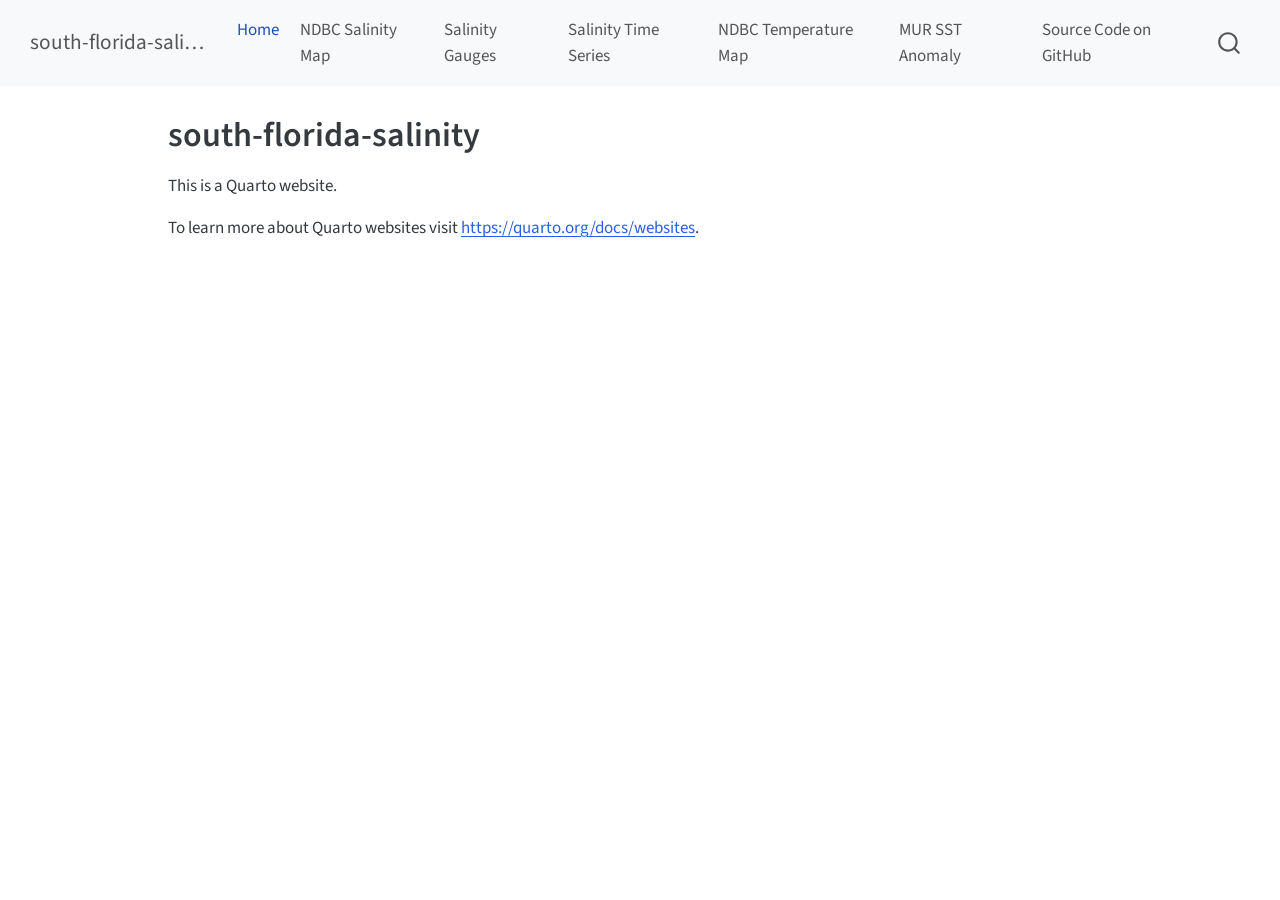
<file: index.html>
<!DOCTYPE html>
<html xmlns="http://www.w3.org/1999/xhtml" lang="en" xml:lang="en"><head>

<meta charset="utf-8">
<meta name="generator" content="quarto-1.8.27">

<meta name="viewport" content="width=device-width, initial-scale=1.0, user-scalable=yes">


<title>south-florida-salinity</title>
<style>
code{white-space: pre-wrap;}
span.smallcaps{font-variant: small-caps;}
div.columns{display: flex; gap: min(4vw, 1.5em);}
div.column{flex: auto; overflow-x: auto;}
div.hanging-indent{margin-left: 1.5em; text-indent: -1.5em;}
ul.task-list{list-style: none;}
ul.task-list li input[type="checkbox"] {
  width: 0.8em;
  margin: 0 0.8em 0.2em -1em; /* quarto-specific, see https://github.com/quarto-dev/quarto-cli/issues/4556 */ 
  vertical-align: middle;
}
</style>


<script src="site_libs/quarto-nav/quarto-nav.js"></script>
<script src="site_libs/quarto-nav/headroom.min.js"></script>
<script src="site_libs/clipboard/clipboard.min.js"></script>
<script src="site_libs/quarto-search/autocomplete.umd.js"></script>
<script src="site_libs/quarto-search/fuse.min.js"></script>
<script src="site_libs/quarto-search/quarto-search.js"></script>
<meta name="quarto:offset" content="./">
<script src="site_libs/quarto-html/quarto.js" type="module"></script>
<script src="site_libs/quarto-html/tabsets/tabsets.js" type="module"></script>
<script src="site_libs/quarto-html/axe/axe-check.js" type="module"></script>
<script src="site_libs/quarto-html/popper.min.js"></script>
<script src="site_libs/quarto-html/tippy.umd.min.js"></script>
<script src="site_libs/quarto-html/anchor.min.js"></script>
<link href="site_libs/quarto-html/tippy.css" rel="stylesheet">
<link href="site_libs/quarto-html/quarto-syntax-highlighting-ed96de9b727972fe78a7b5d16c58bf87.css" rel="stylesheet" id="quarto-text-highlighting-styles">
<script src="site_libs/bootstrap/bootstrap.min.js"></script>
<link href="site_libs/bootstrap/bootstrap-icons.css" rel="stylesheet">
<link href="site_libs/bootstrap/bootstrap-fed2927b5d71da76dad1d9df0395c5a2.min.css" rel="stylesheet" append-hash="true" id="quarto-bootstrap" data-mode="light">
<script id="quarto-search-options" type="application/json">{
  "location": "navbar",
  "copy-button": false,
  "collapse-after": 3,
  "panel-placement": "end",
  "type": "overlay",
  "limit": 50,
  "keyboard-shortcut": [
    "f",
    "/",
    "s"
  ],
  "show-item-context": false,
  "language": {
    "search-no-results-text": "No results",
    "search-matching-documents-text": "matching documents",
    "search-copy-link-title": "Copy link to search",
    "search-hide-matches-text": "Hide additional matches",
    "search-more-match-text": "more match in this document",
    "search-more-matches-text": "more matches in this document",
    "search-clear-button-title": "Clear",
    "search-text-placeholder": "",
    "search-detached-cancel-button-title": "Cancel",
    "search-submit-button-title": "Submit",
    "search-label": "Search"
  }
}</script>


<link rel="stylesheet" href="styles.css">
</head>

<body class="nav-fixed quarto-light">

<div id="quarto-search-results"></div>
  <header id="quarto-header" class="headroom fixed-top">
    <nav class="navbar navbar-expand-lg " data-bs-theme="dark">
      <div class="navbar-container container-fluid">
      <div class="navbar-brand-container mx-auto">
    <a class="navbar-brand" href="./index.html">
    <span class="navbar-title">south-florida-salinity</span>
    </a>
  </div>
            <div id="quarto-search" class="" title="Search"></div>
          <button class="navbar-toggler" type="button" data-bs-toggle="collapse" data-bs-target="#navbarCollapse" aria-controls="navbarCollapse" role="menu" aria-expanded="false" aria-label="Toggle navigation" onclick="if (window.quartoToggleHeadroom) { window.quartoToggleHeadroom(); }">
  <span class="navbar-toggler-icon"></span>
</button>
          <div class="collapse navbar-collapse" id="navbarCollapse">
            <ul class="navbar-nav navbar-nav-scroll me-auto">
  <li class="nav-item">
    <a class="nav-link active" href="./index.html" aria-current="page"> 
<span class="menu-text">Home</span></a>
  </li>  
  <li class="nav-item">
    <a class="nav-link" href="./ndbc_salinity_map.html"> 
<span class="menu-text">NDBC Salinity Map</span></a>
  </li>  
  <li class="nav-item">
    <a class="nav-link" href="./ndbc_salinity_gauges.html"> 
<span class="menu-text">Salinity Gauges</span></a>
  </li>  
  <li class="nav-item">
    <a class="nav-link" href="./ndbc_salinity_timeseries.html"> 
<span class="menu-text">Salinity Time Series</span></a>
  </li>  
  <li class="nav-item">
    <a class="nav-link" href="./ndbc_temperature_map.html"> 
<span class="menu-text">NDBC Temperature Map</span></a>
  </li>  
  <li class="nav-item">
    <a class="nav-link" href="./mur_sst_anomaly_florida_keys.html"> 
<span class="menu-text">MUR SST Anomaly</span></a>
  </li>  
  <li class="nav-item">
    <a class="nav-link" href="https://github.com/usf-imars/south-florida-salinity"> 
<span class="menu-text">Source Code on GitHub</span></a>
  </li>  
</ul>
          </div> <!-- /navcollapse -->
            <div class="quarto-navbar-tools">
</div>
      </div> <!-- /container-fluid -->
    </nav>
</header>
<!-- content -->
<div id="quarto-content" class="quarto-container page-columns page-rows-contents page-layout-article page-navbar">
<!-- sidebar -->
<!-- margin-sidebar -->
    <div id="quarto-margin-sidebar" class="sidebar margin-sidebar zindex-bottom">
        
    </div>
<!-- main -->
<main class="content" id="quarto-document-content">

<header id="title-block-header" class="quarto-title-block default">
<div class="quarto-title">
<h1 class="title">south-florida-salinity</h1>
</div>



<div class="quarto-title-meta">

    
  
    
  </div>
  


</header>


<p>This is a Quarto website.</p>
<p>To learn more about Quarto websites visit <a href="https://quarto.org/docs/websites" class="uri">https://quarto.org/docs/websites</a>.</p>



</main> <!-- /main -->
<script id="quarto-html-after-body" type="application/javascript">
  window.document.addEventListener("DOMContentLoaded", function (event) {
    const icon = "";
    const anchorJS = new window.AnchorJS();
    anchorJS.options = {
      placement: 'right',
      icon: icon
    };
    anchorJS.add('.anchored');
    const isCodeAnnotation = (el) => {
      for (const clz of el.classList) {
        if (clz.startsWith('code-annotation-')) {                     
          return true;
        }
      }
      return false;
    }
    const onCopySuccess = function(e) {
      // button target
      const button = e.trigger;
      // don't keep focus
      button.blur();
      // flash "checked"
      button.classList.add('code-copy-button-checked');
      var currentTitle = button.getAttribute("title");
      button.setAttribute("title", "Copied!");
      let tooltip;
      if (window.bootstrap) {
        button.setAttribute("data-bs-toggle", "tooltip");
        button.setAttribute("data-bs-placement", "left");
        button.setAttribute("data-bs-title", "Copied!");
        tooltip = new bootstrap.Tooltip(button, 
          { trigger: "manual", 
            customClass: "code-copy-button-tooltip",
            offset: [0, -8]});
        tooltip.show();    
      }
      setTimeout(function() {
        if (tooltip) {
          tooltip.hide();
          button.removeAttribute("data-bs-title");
          button.removeAttribute("data-bs-toggle");
          button.removeAttribute("data-bs-placement");
        }
        button.setAttribute("title", currentTitle);
        button.classList.remove('code-copy-button-checked');
      }, 1000);
      // clear code selection
      e.clearSelection();
    }
    const getTextToCopy = function(trigger) {
      const outerScaffold = trigger.parentElement.cloneNode(true);
      const codeEl = outerScaffold.querySelector('code');
      for (const childEl of codeEl.children) {
        if (isCodeAnnotation(childEl)) {
          childEl.remove();
        }
      }
      return codeEl.innerText;
    }
    const clipboard = new window.ClipboardJS('.code-copy-button:not([data-in-quarto-modal])', {
      text: getTextToCopy
    });
    clipboard.on('success', onCopySuccess);
    if (window.document.getElementById('quarto-embedded-source-code-modal')) {
      const clipboardModal = new window.ClipboardJS('.code-copy-button[data-in-quarto-modal]', {
        text: getTextToCopy,
        container: window.document.getElementById('quarto-embedded-source-code-modal')
      });
      clipboardModal.on('success', onCopySuccess);
    }
      var localhostRegex = new RegExp(/^(?:http|https):\/\/localhost\:?[0-9]*\//);
      var mailtoRegex = new RegExp(/^mailto:/);
        var filterRegex = new RegExp("https:\/\/USF-IMARS\.github\.io\/south-florida-salinity\/");
      var isInternal = (href) => {
          return filterRegex.test(href) || localhostRegex.test(href) || mailtoRegex.test(href);
      }
      // Inspect non-navigation links and adorn them if external
     var links = window.document.querySelectorAll('a[href]:not(.nav-link):not(.navbar-brand):not(.toc-action):not(.sidebar-link):not(.sidebar-item-toggle):not(.pagination-link):not(.no-external):not([aria-hidden]):not(.dropdown-item):not(.quarto-navigation-tool):not(.about-link)');
      for (var i=0; i<links.length; i++) {
        const link = links[i];
        if (!isInternal(link.href)) {
          // undo the damage that might have been done by quarto-nav.js in the case of
          // links that we want to consider external
          if (link.dataset.originalHref !== undefined) {
            link.href = link.dataset.originalHref;
          }
        }
      }
    function tippyHover(el, contentFn, onTriggerFn, onUntriggerFn) {
      const config = {
        allowHTML: true,
        maxWidth: 500,
        delay: 100,
        arrow: false,
        appendTo: function(el) {
            return el.parentElement;
        },
        interactive: true,
        interactiveBorder: 10,
        theme: 'quarto',
        placement: 'bottom-start',
      };
      if (contentFn) {
        config.content = contentFn;
      }
      if (onTriggerFn) {
        config.onTrigger = onTriggerFn;
      }
      if (onUntriggerFn) {
        config.onUntrigger = onUntriggerFn;
      }
      window.tippy(el, config); 
    }
    const noterefs = window.document.querySelectorAll('a[role="doc-noteref"]');
    for (var i=0; i<noterefs.length; i++) {
      const ref = noterefs[i];
      tippyHover(ref, function() {
        // use id or data attribute instead here
        let href = ref.getAttribute('data-footnote-href') || ref.getAttribute('href');
        try { href = new URL(href).hash; } catch {}
        const id = href.replace(/^#\/?/, "");
        const note = window.document.getElementById(id);
        if (note) {
          return note.innerHTML;
        } else {
          return "";
        }
      });
    }
    const xrefs = window.document.querySelectorAll('a.quarto-xref');
    const processXRef = (id, note) => {
      // Strip column container classes
      const stripColumnClz = (el) => {
        el.classList.remove("page-full", "page-columns");
        if (el.children) {
          for (const child of el.children) {
            stripColumnClz(child);
          }
        }
      }
      stripColumnClz(note)
      if (id === null || id.startsWith('sec-')) {
        // Special case sections, only their first couple elements
        const container = document.createElement("div");
        if (note.children && note.children.length > 2) {
          container.appendChild(note.children[0].cloneNode(true));
          for (let i = 1; i < note.children.length; i++) {
            const child = note.children[i];
            if (child.tagName === "P" && child.innerText === "") {
              continue;
            } else {
              container.appendChild(child.cloneNode(true));
              break;
            }
          }
          if (window.Quarto?.typesetMath) {
            window.Quarto.typesetMath(container);
          }
          return container.innerHTML
        } else {
          if (window.Quarto?.typesetMath) {
            window.Quarto.typesetMath(note);
          }
          return note.innerHTML;
        }
      } else {
        // Remove any anchor links if they are present
        const anchorLink = note.querySelector('a.anchorjs-link');
        if (anchorLink) {
          anchorLink.remove();
        }
        if (window.Quarto?.typesetMath) {
          window.Quarto.typesetMath(note);
        }
        if (note.classList.contains("callout")) {
          return note.outerHTML;
        } else {
          return note.innerHTML;
        }
      }
    }
    for (var i=0; i<xrefs.length; i++) {
      const xref = xrefs[i];
      tippyHover(xref, undefined, function(instance) {
        instance.disable();
        let url = xref.getAttribute('href');
        let hash = undefined; 
        if (url.startsWith('#')) {
          hash = url;
        } else {
          try { hash = new URL(url).hash; } catch {}
        }
        if (hash) {
          const id = hash.replace(/^#\/?/, "");
          const note = window.document.getElementById(id);
          if (note !== null) {
            try {
              const html = processXRef(id, note.cloneNode(true));
              instance.setContent(html);
            } finally {
              instance.enable();
              instance.show();
            }
          } else {
            // See if we can fetch this
            fetch(url.split('#')[0])
            .then(res => res.text())
            .then(html => {
              const parser = new DOMParser();
              const htmlDoc = parser.parseFromString(html, "text/html");
              const note = htmlDoc.getElementById(id);
              if (note !== null) {
                const html = processXRef(id, note);
                instance.setContent(html);
              } 
            }).finally(() => {
              instance.enable();
              instance.show();
            });
          }
        } else {
          // See if we can fetch a full url (with no hash to target)
          // This is a special case and we should probably do some content thinning / targeting
          fetch(url)
          .then(res => res.text())
          .then(html => {
            const parser = new DOMParser();
            const htmlDoc = parser.parseFromString(html, "text/html");
            const note = htmlDoc.querySelector('main.content');
            if (note !== null) {
              // This should only happen for chapter cross references
              // (since there is no id in the URL)
              // remove the first header
              if (note.children.length > 0 && note.children[0].tagName === "HEADER") {
                note.children[0].remove();
              }
              const html = processXRef(null, note);
              instance.setContent(html);
            } 
          }).finally(() => {
            instance.enable();
            instance.show();
          });
        }
      }, function(instance) {
      });
    }
        let selectedAnnoteEl;
        const selectorForAnnotation = ( cell, annotation) => {
          let cellAttr = 'data-code-cell="' + cell + '"';
          let lineAttr = 'data-code-annotation="' +  annotation + '"';
          const selector = 'span[' + cellAttr + '][' + lineAttr + ']';
          return selector;
        }
        const selectCodeLines = (annoteEl) => {
          const doc = window.document;
          const targetCell = annoteEl.getAttribute("data-target-cell");
          const targetAnnotation = annoteEl.getAttribute("data-target-annotation");
          const annoteSpan = window.document.querySelector(selectorForAnnotation(targetCell, targetAnnotation));
          const lines = annoteSpan.getAttribute("data-code-lines").split(",");
          const lineIds = lines.map((line) => {
            return targetCell + "-" + line;
          })
          let top = null;
          let height = null;
          let parent = null;
          if (lineIds.length > 0) {
              //compute the position of the single el (top and bottom and make a div)
              const el = window.document.getElementById(lineIds[0]);
              top = el.offsetTop;
              height = el.offsetHeight;
              parent = el.parentElement.parentElement;
            if (lineIds.length > 1) {
              const lastEl = window.document.getElementById(lineIds[lineIds.length - 1]);
              const bottom = lastEl.offsetTop + lastEl.offsetHeight;
              height = bottom - top;
            }
            if (top !== null && height !== null && parent !== null) {
              // cook up a div (if necessary) and position it 
              let div = window.document.getElementById("code-annotation-line-highlight");
              if (div === null) {
                div = window.document.createElement("div");
                div.setAttribute("id", "code-annotation-line-highlight");
                div.style.position = 'absolute';
                parent.appendChild(div);
              }
              div.style.top = top - 2 + "px";
              div.style.height = height + 4 + "px";
              div.style.left = 0;
              let gutterDiv = window.document.getElementById("code-annotation-line-highlight-gutter");
              if (gutterDiv === null) {
                gutterDiv = window.document.createElement("div");
                gutterDiv.setAttribute("id", "code-annotation-line-highlight-gutter");
                gutterDiv.style.position = 'absolute';
                const codeCell = window.document.getElementById(targetCell);
                const gutter = codeCell.querySelector('.code-annotation-gutter');
                gutter.appendChild(gutterDiv);
              }
              gutterDiv.style.top = top - 2 + "px";
              gutterDiv.style.height = height + 4 + "px";
            }
            selectedAnnoteEl = annoteEl;
          }
        };
        const unselectCodeLines = () => {
          const elementsIds = ["code-annotation-line-highlight", "code-annotation-line-highlight-gutter"];
          elementsIds.forEach((elId) => {
            const div = window.document.getElementById(elId);
            if (div) {
              div.remove();
            }
          });
          selectedAnnoteEl = undefined;
        };
          // Handle positioning of the toggle
      window.addEventListener(
        "resize",
        throttle(() => {
          elRect = undefined;
          if (selectedAnnoteEl) {
            selectCodeLines(selectedAnnoteEl);
          }
        }, 10)
      );
      function throttle(fn, ms) {
      let throttle = false;
      let timer;
        return (...args) => {
          if(!throttle) { // first call gets through
              fn.apply(this, args);
              throttle = true;
          } else { // all the others get throttled
              if(timer) clearTimeout(timer); // cancel #2
              timer = setTimeout(() => {
                fn.apply(this, args);
                timer = throttle = false;
              }, ms);
          }
        };
      }
        // Attach click handler to the DT
        const annoteDls = window.document.querySelectorAll('dt[data-target-cell]');
        for (const annoteDlNode of annoteDls) {
          annoteDlNode.addEventListener('click', (event) => {
            const clickedEl = event.target;
            if (clickedEl !== selectedAnnoteEl) {
              unselectCodeLines();
              const activeEl = window.document.querySelector('dt[data-target-cell].code-annotation-active');
              if (activeEl) {
                activeEl.classList.remove('code-annotation-active');
              }
              selectCodeLines(clickedEl);
              clickedEl.classList.add('code-annotation-active');
            } else {
              // Unselect the line
              unselectCodeLines();
              clickedEl.classList.remove('code-annotation-active');
            }
          });
        }
    const findCites = (el) => {
      const parentEl = el.parentElement;
      if (parentEl) {
        const cites = parentEl.dataset.cites;
        if (cites) {
          return {
            el,
            cites: cites.split(' ')
          };
        } else {
          return findCites(el.parentElement)
        }
      } else {
        return undefined;
      }
    };
    var bibliorefs = window.document.querySelectorAll('a[role="doc-biblioref"]');
    for (var i=0; i<bibliorefs.length; i++) {
      const ref = bibliorefs[i];
      const citeInfo = findCites(ref);
      if (citeInfo) {
        tippyHover(citeInfo.el, function() {
          var popup = window.document.createElement('div');
          citeInfo.cites.forEach(function(cite) {
            var citeDiv = window.document.createElement('div');
            citeDiv.classList.add('hanging-indent');
            citeDiv.classList.add('csl-entry');
            var biblioDiv = window.document.getElementById('ref-' + cite);
            if (biblioDiv) {
              citeDiv.innerHTML = biblioDiv.innerHTML;
            }
            popup.appendChild(citeDiv);
          });
          return popup.innerHTML;
        });
      }
    }
  });
  </script>
</div> <!-- /content -->




</body></html>
</file>
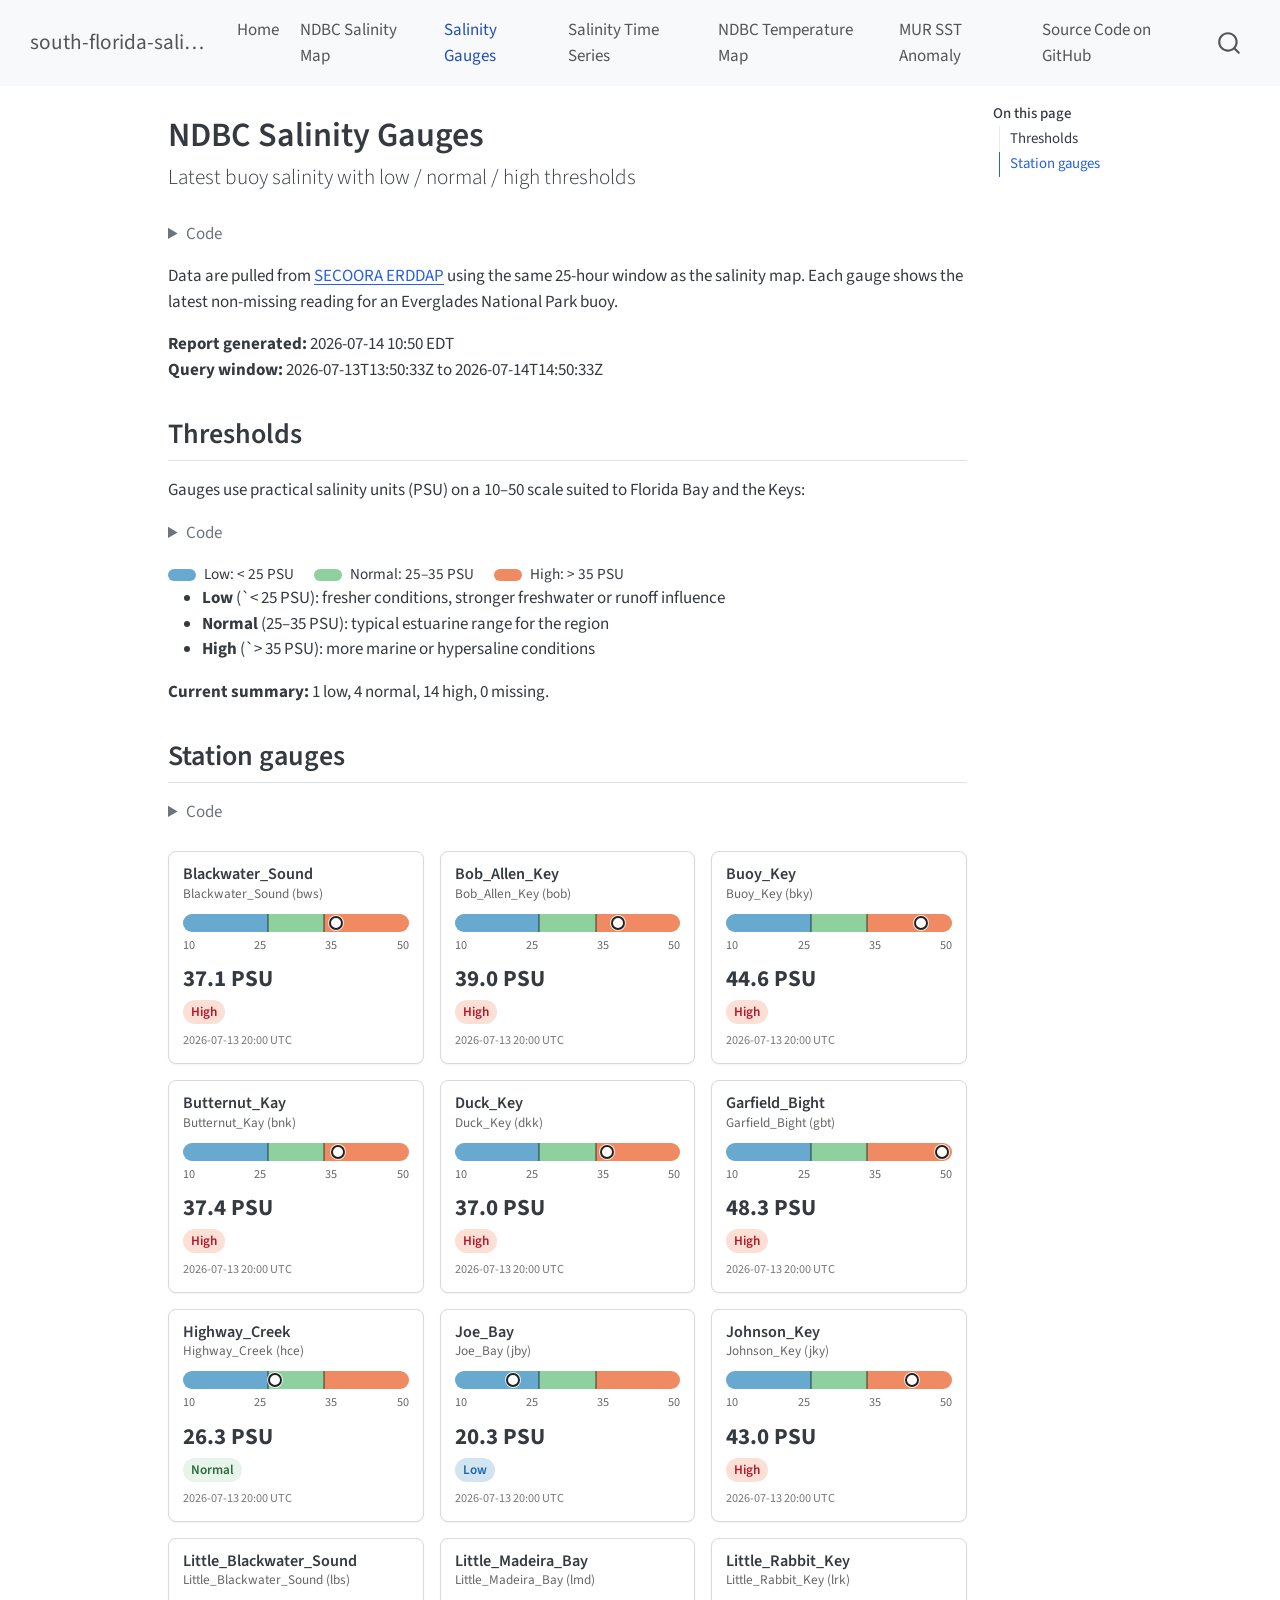
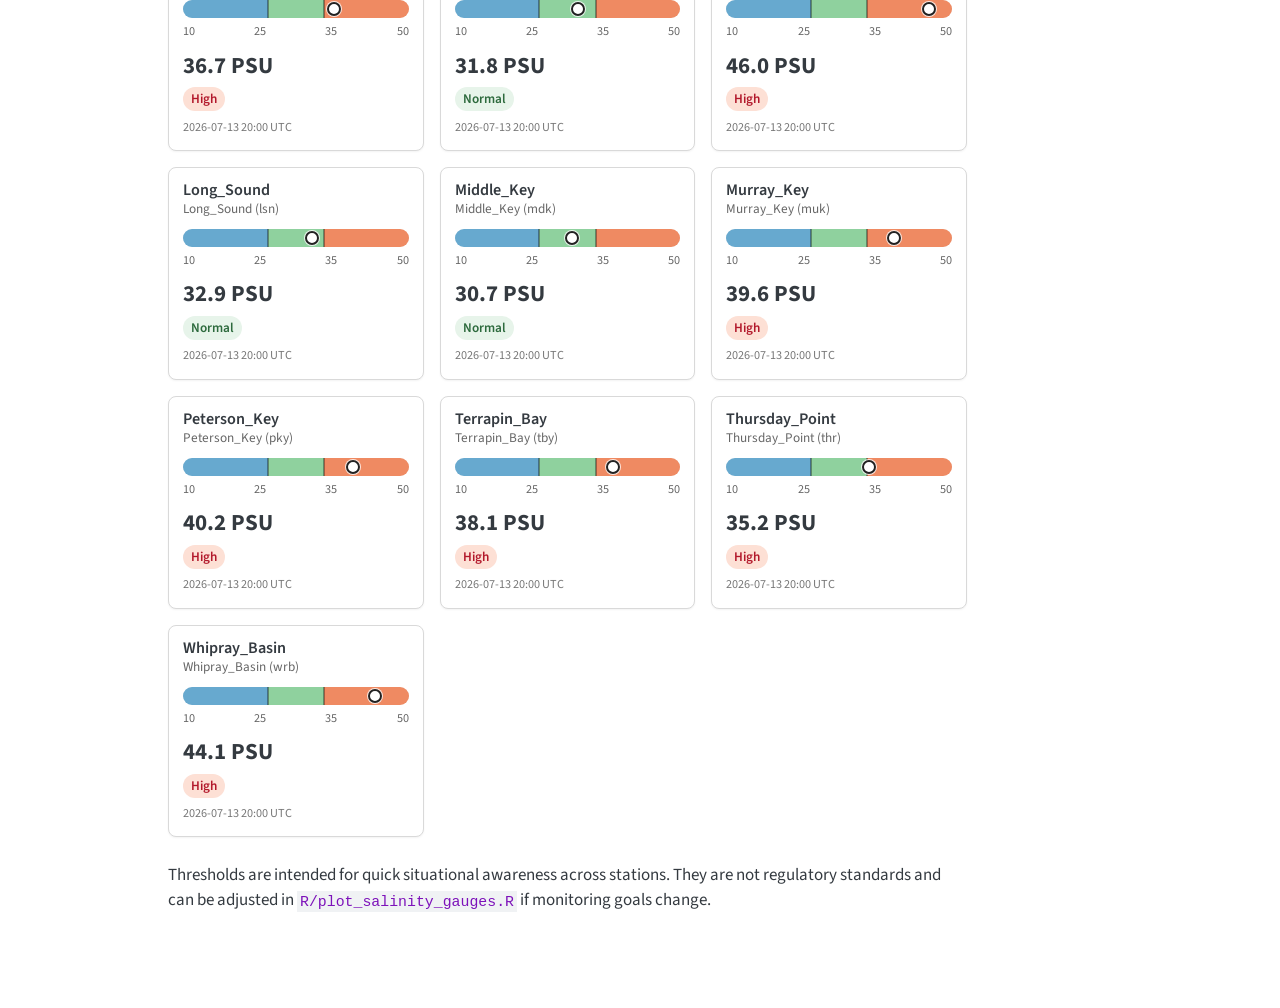
<file: ndbc_salinity_gauges.html>
<!DOCTYPE html>
<html xmlns="http://www.w3.org/1999/xhtml" lang="en" xml:lang="en"><head>

<meta charset="utf-8">
<meta name="generator" content="quarto-1.8.27">

<meta name="viewport" content="width=device-width, initial-scale=1.0, user-scalable=yes">


<title>NDBC Salinity Gauges – south-florida-salinity</title>
<style>
code{white-space: pre-wrap;}
span.smallcaps{font-variant: small-caps;}
div.columns{display: flex; gap: min(4vw, 1.5em);}
div.column{flex: auto; overflow-x: auto;}
div.hanging-indent{margin-left: 1.5em; text-indent: -1.5em;}
ul.task-list{list-style: none;}
ul.task-list li input[type="checkbox"] {
  width: 0.8em;
  margin: 0 0.8em 0.2em -1em; /* quarto-specific, see https://github.com/quarto-dev/quarto-cli/issues/4556 */ 
  vertical-align: middle;
}
/* CSS for syntax highlighting */
html { -webkit-text-size-adjust: 100%; }
pre > code.sourceCode { white-space: pre; position: relative; }
pre > code.sourceCode > span { display: inline-block; line-height: 1.25; }
pre > code.sourceCode > span:empty { height: 1.2em; }
.sourceCode { overflow: visible; }
code.sourceCode > span { color: inherit; text-decoration: inherit; }
div.sourceCode { margin: 1em 0; }
pre.sourceCode { margin: 0; }
@media screen {
div.sourceCode { overflow: auto; }
}
@media print {
pre > code.sourceCode { white-space: pre-wrap; }
pre > code.sourceCode > span { text-indent: -5em; padding-left: 5em; }
}
pre.numberSource code
  { counter-reset: source-line 0; }
pre.numberSource code > span
  { position: relative; left: -4em; counter-increment: source-line; }
pre.numberSource code > span > a:first-child::before
  { content: counter(source-line);
    position: relative; left: -1em; text-align: right; vertical-align: baseline;
    border: none; display: inline-block;
    -webkit-touch-callout: none; -webkit-user-select: none;
    -khtml-user-select: none; -moz-user-select: none;
    -ms-user-select: none; user-select: none;
    padding: 0 4px; width: 4em;
  }
pre.numberSource { margin-left: 3em;  padding-left: 4px; }
div.sourceCode
  {   }
@media screen {
pre > code.sourceCode > span > a:first-child::before { text-decoration: underline; }
}
</style>


<script src="site_libs/quarto-nav/quarto-nav.js"></script>
<script src="site_libs/quarto-nav/headroom.min.js"></script>
<script src="site_libs/clipboard/clipboard.min.js"></script>
<script src="site_libs/quarto-search/autocomplete.umd.js"></script>
<script src="site_libs/quarto-search/fuse.min.js"></script>
<script src="site_libs/quarto-search/quarto-search.js"></script>
<meta name="quarto:offset" content="./">
<script src="site_libs/quarto-html/quarto.js" type="module"></script>
<script src="site_libs/quarto-html/tabsets/tabsets.js" type="module"></script>
<script src="site_libs/quarto-html/axe/axe-check.js" type="module"></script>
<script src="site_libs/quarto-html/popper.min.js"></script>
<script src="site_libs/quarto-html/tippy.umd.min.js"></script>
<script src="site_libs/quarto-html/anchor.min.js"></script>
<link href="site_libs/quarto-html/tippy.css" rel="stylesheet">
<link href="site_libs/quarto-html/quarto-syntax-highlighting-ed96de9b727972fe78a7b5d16c58bf87.css" rel="stylesheet" id="quarto-text-highlighting-styles">
<script src="site_libs/bootstrap/bootstrap.min.js"></script>
<link href="site_libs/bootstrap/bootstrap-icons.css" rel="stylesheet">
<link href="site_libs/bootstrap/bootstrap-fed2927b5d71da76dad1d9df0395c5a2.min.css" rel="stylesheet" append-hash="true" id="quarto-bootstrap" data-mode="light">
<script id="quarto-search-options" type="application/json">{
  "location": "navbar",
  "copy-button": false,
  "collapse-after": 3,
  "panel-placement": "end",
  "type": "overlay",
  "limit": 50,
  "keyboard-shortcut": [
    "f",
    "/",
    "s"
  ],
  "show-item-context": false,
  "language": {
    "search-no-results-text": "No results",
    "search-matching-documents-text": "matching documents",
    "search-copy-link-title": "Copy link to search",
    "search-hide-matches-text": "Hide additional matches",
    "search-more-match-text": "more match in this document",
    "search-more-matches-text": "more matches in this document",
    "search-clear-button-title": "Clear",
    "search-text-placeholder": "",
    "search-detached-cancel-button-title": "Cancel",
    "search-submit-button-title": "Submit",
    "search-label": "Search"
  }
}</script>


<link rel="stylesheet" href="styles.css">
</head>

<body class="nav-fixed quarto-light">

<div id="quarto-search-results"></div>
  <header id="quarto-header" class="headroom fixed-top">
    <nav class="navbar navbar-expand-lg " data-bs-theme="dark">
      <div class="navbar-container container-fluid">
      <div class="navbar-brand-container mx-auto">
    <a class="navbar-brand" href="./index.html">
    <span class="navbar-title">south-florida-salinity</span>
    </a>
  </div>
            <div id="quarto-search" class="" title="Search"></div>
          <button class="navbar-toggler" type="button" data-bs-toggle="collapse" data-bs-target="#navbarCollapse" aria-controls="navbarCollapse" role="menu" aria-expanded="false" aria-label="Toggle navigation" onclick="if (window.quartoToggleHeadroom) { window.quartoToggleHeadroom(); }">
  <span class="navbar-toggler-icon"></span>
</button>
          <div class="collapse navbar-collapse" id="navbarCollapse">
            <ul class="navbar-nav navbar-nav-scroll me-auto">
  <li class="nav-item">
    <a class="nav-link" href="./index.html"> 
<span class="menu-text">Home</span></a>
  </li>  
  <li class="nav-item">
    <a class="nav-link" href="./ndbc_salinity_map.html"> 
<span class="menu-text">NDBC Salinity Map</span></a>
  </li>  
  <li class="nav-item">
    <a class="nav-link active" href="./ndbc_salinity_gauges.html" aria-current="page"> 
<span class="menu-text">Salinity Gauges</span></a>
  </li>  
  <li class="nav-item">
    <a class="nav-link" href="./ndbc_salinity_timeseries.html"> 
<span class="menu-text">Salinity Time Series</span></a>
  </li>  
  <li class="nav-item">
    <a class="nav-link" href="./ndbc_temperature_map.html"> 
<span class="menu-text">NDBC Temperature Map</span></a>
  </li>  
  <li class="nav-item">
    <a class="nav-link" href="./mur_sst_anomaly_florida_keys.html"> 
<span class="menu-text">MUR SST Anomaly</span></a>
  </li>  
  <li class="nav-item">
    <a class="nav-link" href="https://github.com/usf-imars/south-florida-salinity"> 
<span class="menu-text">Source Code on GitHub</span></a>
  </li>  
</ul>
          </div> <!-- /navcollapse -->
            <div class="quarto-navbar-tools">
</div>
      </div> <!-- /container-fluid -->
    </nav>
</header>
<!-- content -->
<div id="quarto-content" class="quarto-container page-columns page-rows-contents page-layout-article page-navbar">
<!-- sidebar -->
<!-- margin-sidebar -->
    <div id="quarto-margin-sidebar" class="sidebar margin-sidebar">
        <nav id="TOC" role="doc-toc" class="toc-active">
    <h2 id="toc-title">On this page</h2>
   
  <ul>
  <li><a href="#thresholds" id="toc-thresholds" class="nav-link active" data-scroll-target="#thresholds">Thresholds</a></li>
  <li><a href="#station-gauges" id="toc-station-gauges" class="nav-link" data-scroll-target="#station-gauges">Station gauges</a></li>
  </ul>
</nav>
    </div>
<!-- main -->
<main class="content" id="quarto-document-content">

<header id="title-block-header" class="quarto-title-block default">
<div class="quarto-title">
<h1 class="title">NDBC Salinity Gauges</h1>
<p class="subtitle lead">Latest buoy salinity with low / normal / high thresholds</p>
</div>



<div class="quarto-title-meta">

    
  
    
  </div>
  


</header>


<div class="cell">
<details class="code-fold">
<summary>Code</summary>
<div class="code-copy-outer-scaffold"><div class="sourceCode cell-code" id="cb1"><pre class="sourceCode r code-with-copy"><code class="sourceCode r"><span id="cb1-1"><a href="#cb1-1" aria-hidden="true" tabindex="-1"></a><span class="fu">library</span>(dplyr)</span>
<span id="cb1-2"><a href="#cb1-2" aria-hidden="true" tabindex="-1"></a><span class="fu">library</span>(httr2)</span>
<span id="cb1-3"><a href="#cb1-3" aria-hidden="true" tabindex="-1"></a><span class="fu">library</span>(htmltools)</span>
<span id="cb1-4"><a href="#cb1-4" aria-hidden="true" tabindex="-1"></a><span class="fu">library</span>(readr)</span>
<span id="cb1-5"><a href="#cb1-5" aria-hidden="true" tabindex="-1"></a><span class="fu">library</span>(scales)</span>
<span id="cb1-6"><a href="#cb1-6" aria-hidden="true" tabindex="-1"></a></span>
<span id="cb1-7"><a href="#cb1-7" aria-hidden="true" tabindex="-1"></a><span class="fu">source</span>(<span class="st">"R/plot_salinity_gauges.R"</span>)</span>
<span id="cb1-8"><a href="#cb1-8" aria-hidden="true" tabindex="-1"></a></span>
<span id="cb1-9"><a href="#cb1-9" aria-hidden="true" tabindex="-1"></a>ndbc_stations <span class="ot">&lt;-</span> <span class="fu">list</span>(</span>
<span id="cb1-10"><a href="#cb1-10" aria-hidden="true" tabindex="-1"></a>  <span class="fu">list</span>(<span class="at">name =</span> <span class="st">"bkyf1"</span>, <span class="at">long_name =</span> <span class="st">"Buoy_Key"</span>),</span>
<span id="cb1-11"><a href="#cb1-11" aria-hidden="true" tabindex="-1"></a>  <span class="fu">list</span>(<span class="at">name =</span> <span class="st">"bnkf1"</span>, <span class="at">long_name =</span> <span class="st">"Butternut_Kay"</span>),</span>
<span id="cb1-12"><a href="#cb1-12" aria-hidden="true" tabindex="-1"></a>  <span class="fu">list</span>(<span class="at">name =</span> <span class="st">"bobf1"</span>, <span class="at">long_name =</span> <span class="st">"Bob_Allen_Key"</span>),</span>
<span id="cb1-13"><a href="#cb1-13" aria-hidden="true" tabindex="-1"></a>  <span class="fu">list</span>(<span class="at">name =</span> <span class="st">"bwsf1"</span>, <span class="at">long_name =</span> <span class="st">"Blackwater_Sound"</span>),</span>
<span id="cb1-14"><a href="#cb1-14" aria-hidden="true" tabindex="-1"></a>  <span class="fu">list</span>(<span class="at">name =</span> <span class="st">"dkkf1"</span>, <span class="at">long_name =</span> <span class="st">"Duck_Key"</span>),</span>
<span id="cb1-15"><a href="#cb1-15" aria-hidden="true" tabindex="-1"></a>  <span class="fu">list</span>(<span class="at">name =</span> <span class="st">"gbtf1"</span>, <span class="at">long_name =</span> <span class="st">"Garfield_Bight"</span>),</span>
<span id="cb1-16"><a href="#cb1-16" aria-hidden="true" tabindex="-1"></a>  <span class="fu">list</span>(<span class="at">name =</span> <span class="st">"hcef1"</span>, <span class="at">long_name =</span> <span class="st">"Highway_Creek"</span>),</span>
<span id="cb1-17"><a href="#cb1-17" aria-hidden="true" tabindex="-1"></a>  <span class="fu">list</span>(<span class="at">name =</span> <span class="st">"jbyf1"</span>, <span class="at">long_name =</span> <span class="st">"Joe_Bay"</span>),</span>
<span id="cb1-18"><a href="#cb1-18" aria-hidden="true" tabindex="-1"></a>  <span class="fu">list</span>(<span class="at">name =</span> <span class="st">"jkyf1"</span>, <span class="at">long_name =</span> <span class="st">"Johnson_Key"</span>),</span>
<span id="cb1-19"><a href="#cb1-19" aria-hidden="true" tabindex="-1"></a>  <span class="fu">list</span>(<span class="at">name =</span> <span class="st">"lbsf1"</span>, <span class="at">long_name =</span> <span class="st">"Little_Blackwater_Sound"</span>),</span>
<span id="cb1-20"><a href="#cb1-20" aria-hidden="true" tabindex="-1"></a>  <span class="fu">list</span>(<span class="at">name =</span> <span class="st">"lmdf1"</span>, <span class="at">long_name =</span> <span class="st">"Little_Madeira_Bay"</span>),</span>
<span id="cb1-21"><a href="#cb1-21" aria-hidden="true" tabindex="-1"></a>  <span class="fu">list</span>(<span class="at">name =</span> <span class="st">"lrkf1"</span>, <span class="at">long_name =</span> <span class="st">"Little_Rabbit_Key"</span>),</span>
<span id="cb1-22"><a href="#cb1-22" aria-hidden="true" tabindex="-1"></a>  <span class="fu">list</span>(<span class="at">name =</span> <span class="st">"lsnf1"</span>, <span class="at">long_name =</span> <span class="st">"Long_Sound"</span>),</span>
<span id="cb1-23"><a href="#cb1-23" aria-hidden="true" tabindex="-1"></a>  <span class="fu">list</span>(<span class="at">name =</span> <span class="st">"mdkf1"</span>, <span class="at">long_name =</span> <span class="st">"Middle_Key"</span>),</span>
<span id="cb1-24"><a href="#cb1-24" aria-hidden="true" tabindex="-1"></a>  <span class="fu">list</span>(<span class="at">name =</span> <span class="st">"mukf1"</span>, <span class="at">long_name =</span> <span class="st">"Murray_Key"</span>),</span>
<span id="cb1-25"><a href="#cb1-25" aria-hidden="true" tabindex="-1"></a>  <span class="fu">list</span>(<span class="at">name =</span> <span class="st">"pkyf1"</span>, <span class="at">long_name =</span> <span class="st">"Peterson_Key"</span>),</span>
<span id="cb1-26"><a href="#cb1-26" aria-hidden="true" tabindex="-1"></a>  <span class="fu">list</span>(<span class="at">name =</span> <span class="st">"tbyf1"</span>, <span class="at">long_name =</span> <span class="st">"Terrapin_Bay"</span>),</span>
<span id="cb1-27"><a href="#cb1-27" aria-hidden="true" tabindex="-1"></a>  <span class="fu">list</span>(<span class="at">name =</span> <span class="st">"thrf1"</span>, <span class="at">long_name =</span> <span class="st">"Thursday_Point"</span>),</span>
<span id="cb1-28"><a href="#cb1-28" aria-hidden="true" tabindex="-1"></a>  <span class="fu">list</span>(<span class="at">name =</span> <span class="st">"wrbf1"</span>, <span class="at">long_name =</span> <span class="st">"Whipray_Basin"</span>)</span>
<span id="cb1-29"><a href="#cb1-29" aria-hidden="true" tabindex="-1"></a>)</span>
<span id="cb1-30"><a href="#cb1-30" aria-hidden="true" tabindex="-1"></a></span>
<span id="cb1-31"><a href="#cb1-31" aria-hidden="true" tabindex="-1"></a>end_time <span class="ot">&lt;-</span> <span class="fu">format</span>(<span class="fu">Sys.time</span>(), <span class="st">"%Y-%m-%dT%H:%M:%SZ"</span>, <span class="at">tz =</span> <span class="st">"UTC"</span>)</span>
<span id="cb1-32"><a href="#cb1-32" aria-hidden="true" tabindex="-1"></a>start_time <span class="ot">&lt;-</span> <span class="fu">format</span>(<span class="fu">Sys.time</span>() <span class="sc">-</span> <span class="dv">25</span> <span class="sc">*</span> <span class="dv">3600</span>, <span class="st">"%Y-%m-%dT%H:%M:%SZ"</span>, <span class="at">tz =</span> <span class="st">"UTC"</span>)</span>
<span id="cb1-33"><a href="#cb1-33" aria-hidden="true" tabindex="-1"></a></span>
<span id="cb1-34"><a href="#cb1-34" aria-hidden="true" tabindex="-1"></a>fetch_latest_salinity <span class="ot">&lt;-</span> <span class="cf">function</span>(station_info) {</span>
<span id="cb1-35"><a href="#cb1-35" aria-hidden="true" tabindex="-1"></a>  param <span class="ot">&lt;-</span> <span class="st">"sea_water_practical_salinity"</span></span>
<span id="cb1-36"><a href="#cb1-36" aria-hidden="true" tabindex="-1"></a>  url <span class="ot">&lt;-</span> <span class="fu">sprintf</span>(</span>
<span id="cb1-37"><a href="#cb1-37" aria-hidden="true" tabindex="-1"></a>    <span class="st">"https://erddap.secoora.org/erddap/tabledap/gov-nps-ever-%s.csv?time%%2Clatitude%%2Clongitude%%2C%s&amp;time%%3E=%s&amp;time%%3C=%s"</span>,</span>
<span id="cb1-38"><a href="#cb1-38" aria-hidden="true" tabindex="-1"></a>    station_info<span class="sc">$</span>name,</span>
<span id="cb1-39"><a href="#cb1-39" aria-hidden="true" tabindex="-1"></a>    param,</span>
<span id="cb1-40"><a href="#cb1-40" aria-hidden="true" tabindex="-1"></a>    start_time,</span>
<span id="cb1-41"><a href="#cb1-41" aria-hidden="true" tabindex="-1"></a>    end_time</span>
<span id="cb1-42"><a href="#cb1-42" aria-hidden="true" tabindex="-1"></a>  )</span>
<span id="cb1-43"><a href="#cb1-43" aria-hidden="true" tabindex="-1"></a></span>
<span id="cb1-44"><a href="#cb1-44" aria-hidden="true" tabindex="-1"></a>  resp <span class="ot">&lt;-</span> <span class="fu">request</span>(url) <span class="sc">|&gt;</span></span>
<span id="cb1-45"><a href="#cb1-45" aria-hidden="true" tabindex="-1"></a>    <span class="fu">req_perform</span>()</span>
<span id="cb1-46"><a href="#cb1-46" aria-hidden="true" tabindex="-1"></a></span>
<span id="cb1-47"><a href="#cb1-47" aria-hidden="true" tabindex="-1"></a>  df <span class="ot">&lt;-</span> <span class="fu">read_csv</span>(<span class="fu">resp_body_string</span>(resp), <span class="at">show_col_types =</span> <span class="cn">FALSE</span>)</span>
<span id="cb1-48"><a href="#cb1-48" aria-hidden="true" tabindex="-1"></a>  <span class="fu">names</span>(df) <span class="ot">&lt;-</span> <span class="fu">c</span>(<span class="st">"time"</span>, <span class="st">"latitude"</span>, <span class="st">"longitude"</span>, <span class="st">"salinity"</span>)</span>
<span id="cb1-49"><a href="#cb1-49" aria-hidden="true" tabindex="-1"></a>  df <span class="ot">&lt;-</span> df[<span class="sc">-</span><span class="dv">1</span>, ] <span class="sc">|&gt;</span></span>
<span id="cb1-50"><a href="#cb1-50" aria-hidden="true" tabindex="-1"></a>    <span class="fu">mutate</span>(</span>
<span id="cb1-51"><a href="#cb1-51" aria-hidden="true" tabindex="-1"></a>      <span class="at">time =</span> <span class="fu">as.POSIXct</span>(time, <span class="at">format =</span> <span class="st">"%Y-%m-%dT%H:%M:%SZ"</span>, <span class="at">tz =</span> <span class="st">"UTC"</span>),</span>
<span id="cb1-52"><a href="#cb1-52" aria-hidden="true" tabindex="-1"></a>      <span class="at">latitude =</span> <span class="fu">as.numeric</span>(latitude),</span>
<span id="cb1-53"><a href="#cb1-53" aria-hidden="true" tabindex="-1"></a>      <span class="at">longitude =</span> <span class="fu">as.numeric</span>(longitude),</span>
<span id="cb1-54"><a href="#cb1-54" aria-hidden="true" tabindex="-1"></a>      <span class="at">salinity =</span> <span class="fu">as.numeric</span>(salinity)</span>
<span id="cb1-55"><a href="#cb1-55" aria-hidden="true" tabindex="-1"></a>    ) <span class="sc">|&gt;</span></span>
<span id="cb1-56"><a href="#cb1-56" aria-hidden="true" tabindex="-1"></a>    <span class="fu">filter</span>(<span class="sc">!</span><span class="fu">is.na</span>(salinity))</span>
<span id="cb1-57"><a href="#cb1-57" aria-hidden="true" tabindex="-1"></a></span>
<span id="cb1-58"><a href="#cb1-58" aria-hidden="true" tabindex="-1"></a>  <span class="cf">if</span> (<span class="fu">nrow</span>(df) <span class="sc">==</span> <span class="dv">0</span>) {</span>
<span id="cb1-59"><a href="#cb1-59" aria-hidden="true" tabindex="-1"></a>    <span class="fu">return</span>(<span class="fu">tibble</span>(</span>
<span id="cb1-60"><a href="#cb1-60" aria-hidden="true" tabindex="-1"></a>      <span class="at">station_id =</span> station_info<span class="sc">$</span>name,</span>
<span id="cb1-61"><a href="#cb1-61" aria-hidden="true" tabindex="-1"></a>      <span class="at">station =</span> station_info<span class="sc">$</span>long_name,</span>
<span id="cb1-62"><a href="#cb1-62" aria-hidden="true" tabindex="-1"></a>      <span class="at">location =</span> <span class="fu">sprintf</span>(</span>
<span id="cb1-63"><a href="#cb1-63" aria-hidden="true" tabindex="-1"></a>        <span class="st">"%s (%s)"</span>,</span>
<span id="cb1-64"><a href="#cb1-64" aria-hidden="true" tabindex="-1"></a>        station_info<span class="sc">$</span>long_name,</span>
<span id="cb1-65"><a href="#cb1-65" aria-hidden="true" tabindex="-1"></a>        <span class="fu">sub</span>(<span class="st">"f1$"</span>, <span class="st">""</span>, station_info<span class="sc">$</span>name)</span>
<span id="cb1-66"><a href="#cb1-66" aria-hidden="true" tabindex="-1"></a>      ),</span>
<span id="cb1-67"><a href="#cb1-67" aria-hidden="true" tabindex="-1"></a>      <span class="at">time =</span> <span class="fu">as.POSIXct</span>(<span class="cn">NA</span>, <span class="at">origin =</span> <span class="st">"1970-01-01"</span>, <span class="at">tz =</span> <span class="st">"UTC"</span>),</span>
<span id="cb1-68"><a href="#cb1-68" aria-hidden="true" tabindex="-1"></a>      <span class="at">latitude =</span> <span class="cn">NA_real_</span>,</span>
<span id="cb1-69"><a href="#cb1-69" aria-hidden="true" tabindex="-1"></a>      <span class="at">longitude =</span> <span class="cn">NA_real_</span>,</span>
<span id="cb1-70"><a href="#cb1-70" aria-hidden="true" tabindex="-1"></a>      <span class="at">salinity =</span> <span class="cn">NA_real_</span></span>
<span id="cb1-71"><a href="#cb1-71" aria-hidden="true" tabindex="-1"></a>    ))</span>
<span id="cb1-72"><a href="#cb1-72" aria-hidden="true" tabindex="-1"></a>  }</span>
<span id="cb1-73"><a href="#cb1-73" aria-hidden="true" tabindex="-1"></a></span>
<span id="cb1-74"><a href="#cb1-74" aria-hidden="true" tabindex="-1"></a>  latest <span class="ot">&lt;-</span> df[<span class="fu">which.max</span>(df<span class="sc">$</span>time), ]</span>
<span id="cb1-75"><a href="#cb1-75" aria-hidden="true" tabindex="-1"></a>  <span class="fu">tibble</span>(</span>
<span id="cb1-76"><a href="#cb1-76" aria-hidden="true" tabindex="-1"></a>    <span class="at">station_id =</span> station_info<span class="sc">$</span>name,</span>
<span id="cb1-77"><a href="#cb1-77" aria-hidden="true" tabindex="-1"></a>    <span class="at">station =</span> station_info<span class="sc">$</span>long_name,</span>
<span id="cb1-78"><a href="#cb1-78" aria-hidden="true" tabindex="-1"></a>    <span class="at">location =</span> <span class="fu">sprintf</span>(</span>
<span id="cb1-79"><a href="#cb1-79" aria-hidden="true" tabindex="-1"></a>      <span class="st">"%s (%s)"</span>,</span>
<span id="cb1-80"><a href="#cb1-80" aria-hidden="true" tabindex="-1"></a>      station_info<span class="sc">$</span>long_name,</span>
<span id="cb1-81"><a href="#cb1-81" aria-hidden="true" tabindex="-1"></a>      <span class="fu">sub</span>(<span class="st">"f1$"</span>, <span class="st">""</span>, station_info<span class="sc">$</span>name)</span>
<span id="cb1-82"><a href="#cb1-82" aria-hidden="true" tabindex="-1"></a>    ),</span>
<span id="cb1-83"><a href="#cb1-83" aria-hidden="true" tabindex="-1"></a>    <span class="at">time =</span> latest<span class="sc">$</span>time,</span>
<span id="cb1-84"><a href="#cb1-84" aria-hidden="true" tabindex="-1"></a>    <span class="at">latitude =</span> latest<span class="sc">$</span>latitude,</span>
<span id="cb1-85"><a href="#cb1-85" aria-hidden="true" tabindex="-1"></a>    <span class="at">longitude =</span> latest<span class="sc">$</span>longitude,</span>
<span id="cb1-86"><a href="#cb1-86" aria-hidden="true" tabindex="-1"></a>    <span class="at">salinity =</span> latest<span class="sc">$</span>salinity</span>
<span id="cb1-87"><a href="#cb1-87" aria-hidden="true" tabindex="-1"></a>  )</span>
<span id="cb1-88"><a href="#cb1-88" aria-hidden="true" tabindex="-1"></a>}</span>
<span id="cb1-89"><a href="#cb1-89" aria-hidden="true" tabindex="-1"></a></span>
<span id="cb1-90"><a href="#cb1-90" aria-hidden="true" tabindex="-1"></a>salinity_data <span class="ot">&lt;-</span> <span class="fu">bind_rows</span>(<span class="fu">lapply</span>(ndbc_stations, fetch_latest_salinity)) <span class="sc">|&gt;</span></span>
<span id="cb1-91"><a href="#cb1-91" aria-hidden="true" tabindex="-1"></a>  <span class="fu">arrange</span>(station)</span>
<span id="cb1-92"><a href="#cb1-92" aria-hidden="true" tabindex="-1"></a></span>
<span id="cb1-93"><a href="#cb1-93" aria-hidden="true" tabindex="-1"></a>report_time <span class="ot">&lt;-</span> <span class="fu">format</span>(<span class="fu">Sys.time</span>(), <span class="st">"%Y-%m-%d %H:%M %Z"</span>)</span>
<span id="cb1-94"><a href="#cb1-94" aria-hidden="true" tabindex="-1"></a>n_low <span class="ot">&lt;-</span> <span class="fu">sum</span>(salinity_data<span class="sc">$</span>salinity <span class="sc">&lt;</span> SALINITY_LOW_THRESHOLD, <span class="at">na.rm =</span> <span class="cn">TRUE</span>)</span>
<span id="cb1-95"><a href="#cb1-95" aria-hidden="true" tabindex="-1"></a>n_high <span class="ot">&lt;-</span> <span class="fu">sum</span>(salinity_data<span class="sc">$</span>salinity <span class="sc">&gt;</span> SALINITY_HIGH_THRESHOLD, <span class="at">na.rm =</span> <span class="cn">TRUE</span>)</span>
<span id="cb1-96"><a href="#cb1-96" aria-hidden="true" tabindex="-1"></a>n_normal <span class="ot">&lt;-</span> <span class="fu">sum</span>(</span>
<span id="cb1-97"><a href="#cb1-97" aria-hidden="true" tabindex="-1"></a>  <span class="sc">!</span><span class="fu">is.na</span>(salinity_data<span class="sc">$</span>salinity) <span class="sc">&amp;</span></span>
<span id="cb1-98"><a href="#cb1-98" aria-hidden="true" tabindex="-1"></a>    salinity_data<span class="sc">$</span>salinity <span class="sc">&gt;=</span> SALINITY_LOW_THRESHOLD <span class="sc">&amp;</span></span>
<span id="cb1-99"><a href="#cb1-99" aria-hidden="true" tabindex="-1"></a>    salinity_data<span class="sc">$</span>salinity <span class="sc">&lt;=</span> SALINITY_HIGH_THRESHOLD</span>
<span id="cb1-100"><a href="#cb1-100" aria-hidden="true" tabindex="-1"></a>)</span>
<span id="cb1-101"><a href="#cb1-101" aria-hidden="true" tabindex="-1"></a>n_missing <span class="ot">&lt;-</span> <span class="fu">sum</span>(<span class="fu">is.na</span>(salinity_data<span class="sc">$</span>salinity))</span></code></pre></div><button title="Copy to Clipboard" class="code-copy-button"><i class="bi"></i></button></div>
</details>
</div>
<p>Data are pulled from <a href="https://erddap.secoora.org/erddap/index.html">SECOORA ERDDAP</a> using the same 25-hour window as the salinity map. Each gauge shows the latest non-missing reading for an Everglades National Park buoy.</p>
<p><strong>Report generated:</strong> 2026-07-14 10:50 EDT<br>
<strong>Query window:</strong> 2026-07-13T13:50:33Z to 2026-07-14T14:50:33Z</p>
<section id="thresholds" class="level2">
<h2 class="anchored" data-anchor-id="thresholds">Thresholds</h2>
<p>Gauges use practical salinity units (PSU) on a 10–50 scale suited to Florida Bay and the Keys:</p>
<details class="code-fold">
<summary>Code</summary>
<div class="code-copy-outer-scaffold"><div class="sourceCode cell-code" id="cb2"><pre class="sourceCode r code-with-copy"><code class="sourceCode r"><span id="cb2-1"><a href="#cb2-1" aria-hidden="true" tabindex="-1"></a>htmltools<span class="sc">::</span><span class="fu">tagList</span>(<span class="fu">salinity_gauge_legend</span>())</span></code></pre></div><button title="Copy to Clipboard" class="code-copy-button"><i class="bi"></i></button></div>
</details>
<div class="salinity-gauge-legend">
<div class="salinity-gauge-legend-item">
<span class="salinity-gauge-legend-swatch salinity-gauge-zone-low"></span>
Low: &lt; 25 PSU
</div>
<div class="salinity-gauge-legend-item">
<span class="salinity-gauge-legend-swatch salinity-gauge-zone-normal"></span>
Normal: 25–35 PSU
</div>
<div class="salinity-gauge-legend-item">
<span class="salinity-gauge-legend-swatch salinity-gauge-zone-high"></span>
High: &gt; 35 PSU
</div>
</div>
<ul>
<li><strong>Low</strong> (`&lt; 25 PSU): fresher conditions, stronger freshwater or runoff influence</li>
<li><strong>Normal</strong> (25–35 PSU): typical estuarine range for the region</li>
<li><strong>High</strong> (`&gt; 35 PSU): more marine or hypersaline conditions</li>
</ul>
<p><strong>Current summary:</strong> 1 low, 4 normal, 14 high, 0 missing.</p>
</section>
<section id="station-gauges" class="level2">
<h2 class="anchored" data-anchor-id="station-gauges">Station gauges</h2>
<details class="code-fold">
<summary>Code</summary>
<div class="code-copy-outer-scaffold"><div class="sourceCode cell-code" id="cb3"><pre class="sourceCode r code-with-copy"><code class="sourceCode r"><span id="cb3-1"><a href="#cb3-1" aria-hidden="true" tabindex="-1"></a><span class="cf">if</span> (<span class="fu">all</span>(<span class="fu">is.na</span>(salinity_data<span class="sc">$</span>salinity))) {</span>
<span id="cb3-2"><a href="#cb3-2" aria-hidden="true" tabindex="-1"></a>  <span class="fu">stop</span>(<span class="st">"No salinity data returned from ERDDAP for the current time window."</span>)</span>
<span id="cb3-3"><a href="#cb3-3" aria-hidden="true" tabindex="-1"></a>}</span>
<span id="cb3-4"><a href="#cb3-4" aria-hidden="true" tabindex="-1"></a></span>
<span id="cb3-5"><a href="#cb3-5" aria-hidden="true" tabindex="-1"></a>htmltools<span class="sc">::</span><span class="fu">tagList</span>(<span class="fu">plot_salinity_gauges</span>(salinity_data))</span></code></pre></div><button title="Copy to Clipboard" class="code-copy-button"><i class="bi"></i></button></div>
</details>
<div class="salinity-gauge-grid">
<div class="salinity-gauge-card">
<div class="salinity-gauge-title">Blackwater_Sound</div>
<div class="salinity-gauge-subtitle">Blackwater_Sound (bws)</div>
<div class="salinity-gauge-track" style="--low-end:37.50%; --high-start:62.50%;">
<div class="salinity-gauge-zone salinity-gauge-zone-low"></div>
<div class="salinity-gauge-zone salinity-gauge-zone-normal"></div>
<div class="salinity-gauge-zone salinity-gauge-zone-high"></div>
<div class="salinity-gauge-threshold salinity-gauge-threshold-low"></div>
<div class="salinity-gauge-threshold salinity-gauge-threshold-high"></div>
<div class="salinity-gauge-marker" style="left: 67.70%;" title="37.1 PSU"></div>
</div>
<div class="salinity-gauge-scale">
<span>10</span>
<span>25</span>
<span>35</span>
<span>50</span>
</div>
<div class="salinity-gauge-value">37.1 PSU</div>
<div class="salinity-gauge-status salinity-gauge-status-high">High</div>
<div class="salinity-gauge-time">2026-07-13 20:00 UTC</div>
</div>
<div class="salinity-gauge-card">
<div class="salinity-gauge-title">Bob_Allen_Key</div>
<div class="salinity-gauge-subtitle">Bob_Allen_Key (bob)</div>
<div class="salinity-gauge-track" style="--low-end:37.50%; --high-start:62.50%;">
<div class="salinity-gauge-zone salinity-gauge-zone-low"></div>
<div class="salinity-gauge-zone salinity-gauge-zone-normal"></div>
<div class="salinity-gauge-zone salinity-gauge-zone-high"></div>
<div class="salinity-gauge-threshold salinity-gauge-threshold-low"></div>
<div class="salinity-gauge-threshold salinity-gauge-threshold-high"></div>
<div class="salinity-gauge-marker" style="left: 72.54%;" title="39.0 PSU"></div>
</div>
<div class="salinity-gauge-scale">
<span>10</span>
<span>25</span>
<span>35</span>
<span>50</span>
</div>
<div class="salinity-gauge-value">39.0 PSU</div>
<div class="salinity-gauge-status salinity-gauge-status-high">High</div>
<div class="salinity-gauge-time">2026-07-13 20:00 UTC</div>
</div>
<div class="salinity-gauge-card">
<div class="salinity-gauge-title">Buoy_Key</div>
<div class="salinity-gauge-subtitle">Buoy_Key (bky)</div>
<div class="salinity-gauge-track" style="--low-end:37.50%; --high-start:62.50%;">
<div class="salinity-gauge-zone salinity-gauge-zone-low"></div>
<div class="salinity-gauge-zone salinity-gauge-zone-normal"></div>
<div class="salinity-gauge-zone salinity-gauge-zone-high"></div>
<div class="salinity-gauge-threshold salinity-gauge-threshold-low"></div>
<div class="salinity-gauge-threshold salinity-gauge-threshold-high"></div>
<div class="salinity-gauge-marker" style="left: 86.40%;" title="44.6 PSU"></div>
</div>
<div class="salinity-gauge-scale">
<span>10</span>
<span>25</span>
<span>35</span>
<span>50</span>
</div>
<div class="salinity-gauge-value">44.6 PSU</div>
<div class="salinity-gauge-status salinity-gauge-status-high">High</div>
<div class="salinity-gauge-time">2026-07-13 20:00 UTC</div>
</div>
<div class="salinity-gauge-card">
<div class="salinity-gauge-title">Butternut_Kay</div>
<div class="salinity-gauge-subtitle">Butternut_Kay (bnk)</div>
<div class="salinity-gauge-track" style="--low-end:37.50%; --high-start:62.50%;">
<div class="salinity-gauge-zone salinity-gauge-zone-low"></div>
<div class="salinity-gauge-zone salinity-gauge-zone-normal"></div>
<div class="salinity-gauge-zone salinity-gauge-zone-high"></div>
<div class="salinity-gauge-threshold salinity-gauge-threshold-low"></div>
<div class="salinity-gauge-threshold salinity-gauge-threshold-high"></div>
<div class="salinity-gauge-marker" style="left: 68.56%;" title="37.4 PSU"></div>
</div>
<div class="salinity-gauge-scale">
<span>10</span>
<span>25</span>
<span>35</span>
<span>50</span>
</div>
<div class="salinity-gauge-value">37.4 PSU</div>
<div class="salinity-gauge-status salinity-gauge-status-high">High</div>
<div class="salinity-gauge-time">2026-07-13 20:00 UTC</div>
</div>
<div class="salinity-gauge-card">
<div class="salinity-gauge-title">Duck_Key</div>
<div class="salinity-gauge-subtitle">Duck_Key (dkk)</div>
<div class="salinity-gauge-track" style="--low-end:37.50%; --high-start:62.50%;">
<div class="salinity-gauge-zone salinity-gauge-zone-low"></div>
<div class="salinity-gauge-zone salinity-gauge-zone-normal"></div>
<div class="salinity-gauge-zone salinity-gauge-zone-high"></div>
<div class="salinity-gauge-threshold salinity-gauge-threshold-low"></div>
<div class="salinity-gauge-threshold salinity-gauge-threshold-high"></div>
<div class="salinity-gauge-marker" style="left: 67.46%;" title="37.0 PSU"></div>
</div>
<div class="salinity-gauge-scale">
<span>10</span>
<span>25</span>
<span>35</span>
<span>50</span>
</div>
<div class="salinity-gauge-value">37.0 PSU</div>
<div class="salinity-gauge-status salinity-gauge-status-high">High</div>
<div class="salinity-gauge-time">2026-07-13 20:00 UTC</div>
</div>
<div class="salinity-gauge-card">
<div class="salinity-gauge-title">Garfield_Bight</div>
<div class="salinity-gauge-subtitle">Garfield_Bight (gbt)</div>
<div class="salinity-gauge-track" style="--low-end:37.50%; --high-start:62.50%;">
<div class="salinity-gauge-zone salinity-gauge-zone-low"></div>
<div class="salinity-gauge-zone salinity-gauge-zone-normal"></div>
<div class="salinity-gauge-zone salinity-gauge-zone-high"></div>
<div class="salinity-gauge-threshold salinity-gauge-threshold-low"></div>
<div class="salinity-gauge-threshold salinity-gauge-threshold-high"></div>
<div class="salinity-gauge-marker" style="left: 95.67%;" title="48.3 PSU"></div>
</div>
<div class="salinity-gauge-scale">
<span>10</span>
<span>25</span>
<span>35</span>
<span>50</span>
</div>
<div class="salinity-gauge-value">48.3 PSU</div>
<div class="salinity-gauge-status salinity-gauge-status-high">High</div>
<div class="salinity-gauge-time">2026-07-13 20:00 UTC</div>
</div>
<div class="salinity-gauge-card">
<div class="salinity-gauge-title">Highway_Creek</div>
<div class="salinity-gauge-subtitle">Highway_Creek (hce)</div>
<div class="salinity-gauge-track" style="--low-end:37.50%; --high-start:62.50%;">
<div class="salinity-gauge-zone salinity-gauge-zone-low"></div>
<div class="salinity-gauge-zone salinity-gauge-zone-normal"></div>
<div class="salinity-gauge-zone salinity-gauge-zone-high"></div>
<div class="salinity-gauge-threshold salinity-gauge-threshold-low"></div>
<div class="salinity-gauge-threshold salinity-gauge-threshold-high"></div>
<div class="salinity-gauge-marker" style="left: 40.87%;" title="26.3 PSU"></div>
</div>
<div class="salinity-gauge-scale">
<span>10</span>
<span>25</span>
<span>35</span>
<span>50</span>
</div>
<div class="salinity-gauge-value">26.3 PSU</div>
<div class="salinity-gauge-status salinity-gauge-status-normal">Normal</div>
<div class="salinity-gauge-time">2026-07-13 20:00 UTC</div>
</div>
<div class="salinity-gauge-card">
<div class="salinity-gauge-title">Joe_Bay</div>
<div class="salinity-gauge-subtitle">Joe_Bay (jby)</div>
<div class="salinity-gauge-track" style="--low-end:37.50%; --high-start:62.50%;">
<div class="salinity-gauge-zone salinity-gauge-zone-low"></div>
<div class="salinity-gauge-zone salinity-gauge-zone-normal"></div>
<div class="salinity-gauge-zone salinity-gauge-zone-high"></div>
<div class="salinity-gauge-threshold salinity-gauge-threshold-low"></div>
<div class="salinity-gauge-threshold salinity-gauge-threshold-high"></div>
<div class="salinity-gauge-marker" style="left: 25.76%;" title="20.3 PSU"></div>
</div>
<div class="salinity-gauge-scale">
<span>10</span>
<span>25</span>
<span>35</span>
<span>50</span>
</div>
<div class="salinity-gauge-value">20.3 PSU</div>
<div class="salinity-gauge-status salinity-gauge-status-low">Low</div>
<div class="salinity-gauge-time">2026-07-13 20:00 UTC</div>
</div>
<div class="salinity-gauge-card">
<div class="salinity-gauge-title">Johnson_Key</div>
<div class="salinity-gauge-subtitle">Johnson_Key (jky)</div>
<div class="salinity-gauge-track" style="--low-end:37.50%; --high-start:62.50%;">
<div class="salinity-gauge-zone salinity-gauge-zone-low"></div>
<div class="salinity-gauge-zone salinity-gauge-zone-normal"></div>
<div class="salinity-gauge-zone salinity-gauge-zone-high"></div>
<div class="salinity-gauge-threshold salinity-gauge-threshold-low"></div>
<div class="salinity-gauge-threshold salinity-gauge-threshold-high"></div>
<div class="salinity-gauge-marker" style="left: 82.44%;" title="43.0 PSU"></div>
</div>
<div class="salinity-gauge-scale">
<span>10</span>
<span>25</span>
<span>35</span>
<span>50</span>
</div>
<div class="salinity-gauge-value">43.0 PSU</div>
<div class="salinity-gauge-status salinity-gauge-status-high">High</div>
<div class="salinity-gauge-time">2026-07-13 20:00 UTC</div>
</div>
<div class="salinity-gauge-card">
<div class="salinity-gauge-title">Little_Blackwater_Sound</div>
<div class="salinity-gauge-subtitle">Little_Blackwater_Sound (lbs)</div>
<div class="salinity-gauge-track" style="--low-end:37.50%; --high-start:62.50%;">
<div class="salinity-gauge-zone salinity-gauge-zone-low"></div>
<div class="salinity-gauge-zone salinity-gauge-zone-normal"></div>
<div class="salinity-gauge-zone salinity-gauge-zone-high"></div>
<div class="salinity-gauge-threshold salinity-gauge-threshold-low"></div>
<div class="salinity-gauge-threshold salinity-gauge-threshold-high"></div>
<div class="salinity-gauge-marker" style="left: 66.75%;" title="36.7 PSU"></div>
</div>
<div class="salinity-gauge-scale">
<span>10</span>
<span>25</span>
<span>35</span>
<span>50</span>
</div>
<div class="salinity-gauge-value">36.7 PSU</div>
<div class="salinity-gauge-status salinity-gauge-status-high">High</div>
<div class="salinity-gauge-time">2026-07-13 20:00 UTC</div>
</div>
<div class="salinity-gauge-card">
<div class="salinity-gauge-title">Little_Madeira_Bay</div>
<div class="salinity-gauge-subtitle">Little_Madeira_Bay (lmd)</div>
<div class="salinity-gauge-track" style="--low-end:37.50%; --high-start:62.50%;">
<div class="salinity-gauge-zone salinity-gauge-zone-low"></div>
<div class="salinity-gauge-zone salinity-gauge-zone-normal"></div>
<div class="salinity-gauge-zone salinity-gauge-zone-high"></div>
<div class="salinity-gauge-threshold salinity-gauge-threshold-low"></div>
<div class="salinity-gauge-threshold salinity-gauge-threshold-high"></div>
<div class="salinity-gauge-marker" style="left: 54.58%;" title="31.8 PSU"></div>
</div>
<div class="salinity-gauge-scale">
<span>10</span>
<span>25</span>
<span>35</span>
<span>50</span>
</div>
<div class="salinity-gauge-value">31.8 PSU</div>
<div class="salinity-gauge-status salinity-gauge-status-normal">Normal</div>
<div class="salinity-gauge-time">2026-07-13 20:00 UTC</div>
</div>
<div class="salinity-gauge-card">
<div class="salinity-gauge-title">Little_Rabbit_Key</div>
<div class="salinity-gauge-subtitle">Little_Rabbit_Key (lrk)</div>
<div class="salinity-gauge-track" style="--low-end:37.50%; --high-start:62.50%;">
<div class="salinity-gauge-zone salinity-gauge-zone-low"></div>
<div class="salinity-gauge-zone salinity-gauge-zone-normal"></div>
<div class="salinity-gauge-zone salinity-gauge-zone-high"></div>
<div class="salinity-gauge-threshold salinity-gauge-threshold-low"></div>
<div class="salinity-gauge-threshold salinity-gauge-threshold-high"></div>
<div class="salinity-gauge-marker" style="left: 90.00%;" title="46.0 PSU"></div>
</div>
<div class="salinity-gauge-scale">
<span>10</span>
<span>25</span>
<span>35</span>
<span>50</span>
</div>
<div class="salinity-gauge-value">46.0 PSU</div>
<div class="salinity-gauge-status salinity-gauge-status-high">High</div>
<div class="salinity-gauge-time">2026-07-13 20:00 UTC</div>
</div>
<div class="salinity-gauge-card">
<div class="salinity-gauge-title">Long_Sound</div>
<div class="salinity-gauge-subtitle">Long_Sound (lsn)</div>
<div class="salinity-gauge-track" style="--low-end:37.50%; --high-start:62.50%;">
<div class="salinity-gauge-zone salinity-gauge-zone-low"></div>
<div class="salinity-gauge-zone salinity-gauge-zone-normal"></div>
<div class="salinity-gauge-zone salinity-gauge-zone-high"></div>
<div class="salinity-gauge-threshold salinity-gauge-threshold-low"></div>
<div class="salinity-gauge-threshold salinity-gauge-threshold-high"></div>
<div class="salinity-gauge-marker" style="left: 57.26%;" title="32.9 PSU"></div>
</div>
<div class="salinity-gauge-scale">
<span>10</span>
<span>25</span>
<span>35</span>
<span>50</span>
</div>
<div class="salinity-gauge-value">32.9 PSU</div>
<div class="salinity-gauge-status salinity-gauge-status-normal">Normal</div>
<div class="salinity-gauge-time">2026-07-13 20:00 UTC</div>
</div>
<div class="salinity-gauge-card">
<div class="salinity-gauge-title">Middle_Key</div>
<div class="salinity-gauge-subtitle">Middle_Key (mdk)</div>
<div class="salinity-gauge-track" style="--low-end:37.50%; --high-start:62.50%;">
<div class="salinity-gauge-zone salinity-gauge-zone-low"></div>
<div class="salinity-gauge-zone salinity-gauge-zone-normal"></div>
<div class="salinity-gauge-zone salinity-gauge-zone-high"></div>
<div class="salinity-gauge-threshold salinity-gauge-threshold-low"></div>
<div class="salinity-gauge-threshold salinity-gauge-threshold-high"></div>
<div class="salinity-gauge-marker" style="left: 51.78%;" title="30.7 PSU"></div>
</div>
<div class="salinity-gauge-scale">
<span>10</span>
<span>25</span>
<span>35</span>
<span>50</span>
</div>
<div class="salinity-gauge-value">30.7 PSU</div>
<div class="salinity-gauge-status salinity-gauge-status-normal">Normal</div>
<div class="salinity-gauge-time">2026-07-13 20:00 UTC</div>
</div>
<div class="salinity-gauge-card">
<div class="salinity-gauge-title">Murray_Key</div>
<div class="salinity-gauge-subtitle">Murray_Key (muk)</div>
<div class="salinity-gauge-track" style="--low-end:37.50%; --high-start:62.50%;">
<div class="salinity-gauge-zone salinity-gauge-zone-low"></div>
<div class="salinity-gauge-zone salinity-gauge-zone-normal"></div>
<div class="salinity-gauge-zone salinity-gauge-zone-high"></div>
<div class="salinity-gauge-threshold salinity-gauge-threshold-low"></div>
<div class="salinity-gauge-threshold salinity-gauge-threshold-high"></div>
<div class="salinity-gauge-marker" style="left: 74.12%;" title="39.6 PSU"></div>
</div>
<div class="salinity-gauge-scale">
<span>10</span>
<span>25</span>
<span>35</span>
<span>50</span>
</div>
<div class="salinity-gauge-value">39.6 PSU</div>
<div class="salinity-gauge-status salinity-gauge-status-high">High</div>
<div class="salinity-gauge-time">2026-07-13 20:00 UTC</div>
</div>
<div class="salinity-gauge-card">
<div class="salinity-gauge-title">Peterson_Key</div>
<div class="salinity-gauge-subtitle">Peterson_Key (pky)</div>
<div class="salinity-gauge-track" style="--low-end:37.50%; --high-start:62.50%;">
<div class="salinity-gauge-zone salinity-gauge-zone-low"></div>
<div class="salinity-gauge-zone salinity-gauge-zone-normal"></div>
<div class="salinity-gauge-zone salinity-gauge-zone-high"></div>
<div class="salinity-gauge-threshold salinity-gauge-threshold-low"></div>
<div class="salinity-gauge-threshold salinity-gauge-threshold-high"></div>
<div class="salinity-gauge-marker" style="left: 75.46%;" title="40.2 PSU"></div>
</div>
<div class="salinity-gauge-scale">
<span>10</span>
<span>25</span>
<span>35</span>
<span>50</span>
</div>
<div class="salinity-gauge-value">40.2 PSU</div>
<div class="salinity-gauge-status salinity-gauge-status-high">High</div>
<div class="salinity-gauge-time">2026-07-13 20:00 UTC</div>
</div>
<div class="salinity-gauge-card">
<div class="salinity-gauge-title">Terrapin_Bay</div>
<div class="salinity-gauge-subtitle">Terrapin_Bay (tby)</div>
<div class="salinity-gauge-track" style="--low-end:37.50%; --high-start:62.50%;">
<div class="salinity-gauge-zone salinity-gauge-zone-low"></div>
<div class="salinity-gauge-zone salinity-gauge-zone-normal"></div>
<div class="salinity-gauge-zone salinity-gauge-zone-high"></div>
<div class="salinity-gauge-threshold salinity-gauge-threshold-low"></div>
<div class="salinity-gauge-threshold salinity-gauge-threshold-high"></div>
<div class="salinity-gauge-marker" style="left: 70.18%;" title="38.1 PSU"></div>
</div>
<div class="salinity-gauge-scale">
<span>10</span>
<span>25</span>
<span>35</span>
<span>50</span>
</div>
<div class="salinity-gauge-value">38.1 PSU</div>
<div class="salinity-gauge-status salinity-gauge-status-high">High</div>
<div class="salinity-gauge-time">2026-07-13 20:00 UTC</div>
</div>
<div class="salinity-gauge-card">
<div class="salinity-gauge-title">Thursday_Point</div>
<div class="salinity-gauge-subtitle">Thursday_Point (thr)</div>
<div class="salinity-gauge-track" style="--low-end:37.50%; --high-start:62.50%;">
<div class="salinity-gauge-zone salinity-gauge-zone-low"></div>
<div class="salinity-gauge-zone salinity-gauge-zone-normal"></div>
<div class="salinity-gauge-zone salinity-gauge-zone-high"></div>
<div class="salinity-gauge-threshold salinity-gauge-threshold-low"></div>
<div class="salinity-gauge-threshold salinity-gauge-threshold-high"></div>
<div class="salinity-gauge-marker" style="left: 63.06%;" title="35.2 PSU"></div>
</div>
<div class="salinity-gauge-scale">
<span>10</span>
<span>25</span>
<span>35</span>
<span>50</span>
</div>
<div class="salinity-gauge-value">35.2 PSU</div>
<div class="salinity-gauge-status salinity-gauge-status-high">High</div>
<div class="salinity-gauge-time">2026-07-13 20:00 UTC</div>
</div>
<div class="salinity-gauge-card">
<div class="salinity-gauge-title">Whipray_Basin</div>
<div class="salinity-gauge-subtitle">Whipray_Basin (wrb)</div>
<div class="salinity-gauge-track" style="--low-end:37.50%; --high-start:62.50%;">
<div class="salinity-gauge-zone salinity-gauge-zone-low"></div>
<div class="salinity-gauge-zone salinity-gauge-zone-normal"></div>
<div class="salinity-gauge-zone salinity-gauge-zone-high"></div>
<div class="salinity-gauge-threshold salinity-gauge-threshold-low"></div>
<div class="salinity-gauge-threshold salinity-gauge-threshold-high"></div>
<div class="salinity-gauge-marker" style="left: 85.23%;" title="44.1 PSU"></div>
</div>
<div class="salinity-gauge-scale">
<span>10</span>
<span>25</span>
<span>35</span>
<span>50</span>
</div>
<div class="salinity-gauge-value">44.1 PSU</div>
<div class="salinity-gauge-status salinity-gauge-status-high">High</div>
<div class="salinity-gauge-time">2026-07-13 20:00 UTC</div>
</div>
</div>
<p>Thresholds are intended for quick situational awareness across stations. They are not regulatory standards and can be adjusted in <code>R/plot_salinity_gauges.R</code> if monitoring goals change.</p>


</section>

</main> <!-- /main -->
<script id="quarto-html-after-body" type="application/javascript">
  window.document.addEventListener("DOMContentLoaded", function (event) {
    const icon = "";
    const anchorJS = new window.AnchorJS();
    anchorJS.options = {
      placement: 'right',
      icon: icon
    };
    anchorJS.add('.anchored');
    const isCodeAnnotation = (el) => {
      for (const clz of el.classList) {
        if (clz.startsWith('code-annotation-')) {                     
          return true;
        }
      }
      return false;
    }
    const onCopySuccess = function(e) {
      // button target
      const button = e.trigger;
      // don't keep focus
      button.blur();
      // flash "checked"
      button.classList.add('code-copy-button-checked');
      var currentTitle = button.getAttribute("title");
      button.setAttribute("title", "Copied!");
      let tooltip;
      if (window.bootstrap) {
        button.setAttribute("data-bs-toggle", "tooltip");
        button.setAttribute("data-bs-placement", "left");
        button.setAttribute("data-bs-title", "Copied!");
        tooltip = new bootstrap.Tooltip(button, 
          { trigger: "manual", 
            customClass: "code-copy-button-tooltip",
            offset: [0, -8]});
        tooltip.show();    
      }
      setTimeout(function() {
        if (tooltip) {
          tooltip.hide();
          button.removeAttribute("data-bs-title");
          button.removeAttribute("data-bs-toggle");
          button.removeAttribute("data-bs-placement");
        }
        button.setAttribute("title", currentTitle);
        button.classList.remove('code-copy-button-checked');
      }, 1000);
      // clear code selection
      e.clearSelection();
    }
    const getTextToCopy = function(trigger) {
      const outerScaffold = trigger.parentElement.cloneNode(true);
      const codeEl = outerScaffold.querySelector('code');
      for (const childEl of codeEl.children) {
        if (isCodeAnnotation(childEl)) {
          childEl.remove();
        }
      }
      return codeEl.innerText;
    }
    const clipboard = new window.ClipboardJS('.code-copy-button:not([data-in-quarto-modal])', {
      text: getTextToCopy
    });
    clipboard.on('success', onCopySuccess);
    if (window.document.getElementById('quarto-embedded-source-code-modal')) {
      const clipboardModal = new window.ClipboardJS('.code-copy-button[data-in-quarto-modal]', {
        text: getTextToCopy,
        container: window.document.getElementById('quarto-embedded-source-code-modal')
      });
      clipboardModal.on('success', onCopySuccess);
    }
      var localhostRegex = new RegExp(/^(?:http|https):\/\/localhost\:?[0-9]*\//);
      var mailtoRegex = new RegExp(/^mailto:/);
        var filterRegex = new RegExp("https:\/\/USF-IMARS\.github\.io\/south-florida-salinity\/");
      var isInternal = (href) => {
          return filterRegex.test(href) || localhostRegex.test(href) || mailtoRegex.test(href);
      }
      // Inspect non-navigation links and adorn them if external
     var links = window.document.querySelectorAll('a[href]:not(.nav-link):not(.navbar-brand):not(.toc-action):not(.sidebar-link):not(.sidebar-item-toggle):not(.pagination-link):not(.no-external):not([aria-hidden]):not(.dropdown-item):not(.quarto-navigation-tool):not(.about-link)');
      for (var i=0; i<links.length; i++) {
        const link = links[i];
        if (!isInternal(link.href)) {
          // undo the damage that might have been done by quarto-nav.js in the case of
          // links that we want to consider external
          if (link.dataset.originalHref !== undefined) {
            link.href = link.dataset.originalHref;
          }
        }
      }
    function tippyHover(el, contentFn, onTriggerFn, onUntriggerFn) {
      const config = {
        allowHTML: true,
        maxWidth: 500,
        delay: 100,
        arrow: false,
        appendTo: function(el) {
            return el.parentElement;
        },
        interactive: true,
        interactiveBorder: 10,
        theme: 'quarto',
        placement: 'bottom-start',
      };
      if (contentFn) {
        config.content = contentFn;
      }
      if (onTriggerFn) {
        config.onTrigger = onTriggerFn;
      }
      if (onUntriggerFn) {
        config.onUntrigger = onUntriggerFn;
      }
      window.tippy(el, config); 
    }
    const noterefs = window.document.querySelectorAll('a[role="doc-noteref"]');
    for (var i=0; i<noterefs.length; i++) {
      const ref = noterefs[i];
      tippyHover(ref, function() {
        // use id or data attribute instead here
        let href = ref.getAttribute('data-footnote-href') || ref.getAttribute('href');
        try { href = new URL(href).hash; } catch {}
        const id = href.replace(/^#\/?/, "");
        const note = window.document.getElementById(id);
        if (note) {
          return note.innerHTML;
        } else {
          return "";
        }
      });
    }
    const xrefs = window.document.querySelectorAll('a.quarto-xref');
    const processXRef = (id, note) => {
      // Strip column container classes
      const stripColumnClz = (el) => {
        el.classList.remove("page-full", "page-columns");
        if (el.children) {
          for (const child of el.children) {
            stripColumnClz(child);
          }
        }
      }
      stripColumnClz(note)
      if (id === null || id.startsWith('sec-')) {
        // Special case sections, only their first couple elements
        const container = document.createElement("div");
        if (note.children && note.children.length > 2) {
          container.appendChild(note.children[0].cloneNode(true));
          for (let i = 1; i < note.children.length; i++) {
            const child = note.children[i];
            if (child.tagName === "P" && child.innerText === "") {
              continue;
            } else {
              container.appendChild(child.cloneNode(true));
              break;
            }
          }
          if (window.Quarto?.typesetMath) {
            window.Quarto.typesetMath(container);
          }
          return container.innerHTML
        } else {
          if (window.Quarto?.typesetMath) {
            window.Quarto.typesetMath(note);
          }
          return note.innerHTML;
        }
      } else {
        // Remove any anchor links if they are present
        const anchorLink = note.querySelector('a.anchorjs-link');
        if (anchorLink) {
          anchorLink.remove();
        }
        if (window.Quarto?.typesetMath) {
          window.Quarto.typesetMath(note);
        }
        if (note.classList.contains("callout")) {
          return note.outerHTML;
        } else {
          return note.innerHTML;
        }
      }
    }
    for (var i=0; i<xrefs.length; i++) {
      const xref = xrefs[i];
      tippyHover(xref, undefined, function(instance) {
        instance.disable();
        let url = xref.getAttribute('href');
        let hash = undefined; 
        if (url.startsWith('#')) {
          hash = url;
        } else {
          try { hash = new URL(url).hash; } catch {}
        }
        if (hash) {
          const id = hash.replace(/^#\/?/, "");
          const note = window.document.getElementById(id);
          if (note !== null) {
            try {
              const html = processXRef(id, note.cloneNode(true));
              instance.setContent(html);
            } finally {
              instance.enable();
              instance.show();
            }
          } else {
            // See if we can fetch this
            fetch(url.split('#')[0])
            .then(res => res.text())
            .then(html => {
              const parser = new DOMParser();
              const htmlDoc = parser.parseFromString(html, "text/html");
              const note = htmlDoc.getElementById(id);
              if (note !== null) {
                const html = processXRef(id, note);
                instance.setContent(html);
              } 
            }).finally(() => {
              instance.enable();
              instance.show();
            });
          }
        } else {
          // See if we can fetch a full url (with no hash to target)
          // This is a special case and we should probably do some content thinning / targeting
          fetch(url)
          .then(res => res.text())
          .then(html => {
            const parser = new DOMParser();
            const htmlDoc = parser.parseFromString(html, "text/html");
            const note = htmlDoc.querySelector('main.content');
            if (note !== null) {
              // This should only happen for chapter cross references
              // (since there is no id in the URL)
              // remove the first header
              if (note.children.length > 0 && note.children[0].tagName === "HEADER") {
                note.children[0].remove();
              }
              const html = processXRef(null, note);
              instance.setContent(html);
            } 
          }).finally(() => {
            instance.enable();
            instance.show();
          });
        }
      }, function(instance) {
      });
    }
        let selectedAnnoteEl;
        const selectorForAnnotation = ( cell, annotation) => {
          let cellAttr = 'data-code-cell="' + cell + '"';
          let lineAttr = 'data-code-annotation="' +  annotation + '"';
          const selector = 'span[' + cellAttr + '][' + lineAttr + ']';
          return selector;
        }
        const selectCodeLines = (annoteEl) => {
          const doc = window.document;
          const targetCell = annoteEl.getAttribute("data-target-cell");
          const targetAnnotation = annoteEl.getAttribute("data-target-annotation");
          const annoteSpan = window.document.querySelector(selectorForAnnotation(targetCell, targetAnnotation));
          const lines = annoteSpan.getAttribute("data-code-lines").split(",");
          const lineIds = lines.map((line) => {
            return targetCell + "-" + line;
          })
          let top = null;
          let height = null;
          let parent = null;
          if (lineIds.length > 0) {
              //compute the position of the single el (top and bottom and make a div)
              const el = window.document.getElementById(lineIds[0]);
              top = el.offsetTop;
              height = el.offsetHeight;
              parent = el.parentElement.parentElement;
            if (lineIds.length > 1) {
              const lastEl = window.document.getElementById(lineIds[lineIds.length - 1]);
              const bottom = lastEl.offsetTop + lastEl.offsetHeight;
              height = bottom - top;
            }
            if (top !== null && height !== null && parent !== null) {
              // cook up a div (if necessary) and position it 
              let div = window.document.getElementById("code-annotation-line-highlight");
              if (div === null) {
                div = window.document.createElement("div");
                div.setAttribute("id", "code-annotation-line-highlight");
                div.style.position = 'absolute';
                parent.appendChild(div);
              }
              div.style.top = top - 2 + "px";
              div.style.height = height + 4 + "px";
              div.style.left = 0;
              let gutterDiv = window.document.getElementById("code-annotation-line-highlight-gutter");
              if (gutterDiv === null) {
                gutterDiv = window.document.createElement("div");
                gutterDiv.setAttribute("id", "code-annotation-line-highlight-gutter");
                gutterDiv.style.position = 'absolute';
                const codeCell = window.document.getElementById(targetCell);
                const gutter = codeCell.querySelector('.code-annotation-gutter');
                gutter.appendChild(gutterDiv);
              }
              gutterDiv.style.top = top - 2 + "px";
              gutterDiv.style.height = height + 4 + "px";
            }
            selectedAnnoteEl = annoteEl;
          }
        };
        const unselectCodeLines = () => {
          const elementsIds = ["code-annotation-line-highlight", "code-annotation-line-highlight-gutter"];
          elementsIds.forEach((elId) => {
            const div = window.document.getElementById(elId);
            if (div) {
              div.remove();
            }
          });
          selectedAnnoteEl = undefined;
        };
          // Handle positioning of the toggle
      window.addEventListener(
        "resize",
        throttle(() => {
          elRect = undefined;
          if (selectedAnnoteEl) {
            selectCodeLines(selectedAnnoteEl);
          }
        }, 10)
      );
      function throttle(fn, ms) {
      let throttle = false;
      let timer;
        return (...args) => {
          if(!throttle) { // first call gets through
              fn.apply(this, args);
              throttle = true;
          } else { // all the others get throttled
              if(timer) clearTimeout(timer); // cancel #2
              timer = setTimeout(() => {
                fn.apply(this, args);
                timer = throttle = false;
              }, ms);
          }
        };
      }
        // Attach click handler to the DT
        const annoteDls = window.document.querySelectorAll('dt[data-target-cell]');
        for (const annoteDlNode of annoteDls) {
          annoteDlNode.addEventListener('click', (event) => {
            const clickedEl = event.target;
            if (clickedEl !== selectedAnnoteEl) {
              unselectCodeLines();
              const activeEl = window.document.querySelector('dt[data-target-cell].code-annotation-active');
              if (activeEl) {
                activeEl.classList.remove('code-annotation-active');
              }
              selectCodeLines(clickedEl);
              clickedEl.classList.add('code-annotation-active');
            } else {
              // Unselect the line
              unselectCodeLines();
              clickedEl.classList.remove('code-annotation-active');
            }
          });
        }
    const findCites = (el) => {
      const parentEl = el.parentElement;
      if (parentEl) {
        const cites = parentEl.dataset.cites;
        if (cites) {
          return {
            el,
            cites: cites.split(' ')
          };
        } else {
          return findCites(el.parentElement)
        }
      } else {
        return undefined;
      }
    };
    var bibliorefs = window.document.querySelectorAll('a[role="doc-biblioref"]');
    for (var i=0; i<bibliorefs.length; i++) {
      const ref = bibliorefs[i];
      const citeInfo = findCites(ref);
      if (citeInfo) {
        tippyHover(citeInfo.el, function() {
          var popup = window.document.createElement('div');
          citeInfo.cites.forEach(function(cite) {
            var citeDiv = window.document.createElement('div');
            citeDiv.classList.add('hanging-indent');
            citeDiv.classList.add('csl-entry');
            var biblioDiv = window.document.getElementById('ref-' + cite);
            if (biblioDiv) {
              citeDiv.innerHTML = biblioDiv.innerHTML;
            }
            popup.appendChild(citeDiv);
          });
          return popup.innerHTML;
        });
      }
    }
  });
  </script>
</div> <!-- /content -->




</body></html>
</file>
<file: site_libs/quarto-html/tippy.css>
.tippy-box[data-animation=fade][data-state=hidden]{opacity:0}[data-tippy-root]{max-width:calc(100vw - 10px)}.tippy-box{position:relative;background-color:#333;color:#fff;border-radius:4px;font-size:14px;line-height:1.4;white-space:normal;outline:0;transition-property:transform,visibility,opacity}.tippy-box[data-placement^=top]>.tippy-arrow{bottom:0}.tippy-box[data-placement^=top]>.tippy-arrow:before{bottom:-7px;left:0;border-width:8px 8px 0;border-top-color:initial;transform-origin:center top}.tippy-box[data-placement^=bottom]>.tippy-arrow{top:0}.tippy-box[data-placement^=bottom]>.tippy-arrow:before{top:-7px;left:0;border-width:0 8px 8px;border-bottom-color:initial;transform-origin:center bottom}.tippy-box[data-placement^=left]>.tippy-arrow{right:0}.tippy-box[data-placement^=left]>.tippy-arrow:before{border-width:8px 0 8px 8px;border-left-color:initial;right:-7px;transform-origin:center left}.tippy-box[data-placement^=right]>.tippy-arrow{left:0}.tippy-box[data-placement^=right]>.tippy-arrow:before{left:-7px;border-width:8px 8px 8px 0;border-right-color:initial;transform-origin:center right}.tippy-box[data-inertia][data-state=visible]{transition-timing-function:cubic-bezier(.54,1.5,.38,1.11)}.tippy-arrow{width:16px;height:16px;color:#333}.tippy-arrow:before{content:"";position:absolute;border-color:transparent;border-style:solid}.tippy-content{position:relative;padding:5px 9px;z-index:1}
</file>
<file: site_libs/quarto-html/quarto-syntax-highlighting-ed96de9b727972fe78a7b5d16c58bf87.css>
/* quarto syntax highlight colors */
:root {
  --quarto-hl-ot-color: #003B4F;
  --quarto-hl-at-color: #657422;
  --quarto-hl-ss-color: #20794D;
  --quarto-hl-an-color: #5E5E5E;
  --quarto-hl-fu-color: #4758AB;
  --quarto-hl-st-color: #20794D;
  --quarto-hl-cf-color: #003B4F;
  --quarto-hl-op-color: #5E5E5E;
  --quarto-hl-er-color: #AD0000;
  --quarto-hl-bn-color: #AD0000;
  --quarto-hl-al-color: #AD0000;
  --quarto-hl-va-color: #111111;
  --quarto-hl-bu-color: inherit;
  --quarto-hl-ex-color: inherit;
  --quarto-hl-pp-color: #AD0000;
  --quarto-hl-in-color: #5E5E5E;
  --quarto-hl-vs-color: #20794D;
  --quarto-hl-wa-color: #5E5E5E;
  --quarto-hl-do-color: #5E5E5E;
  --quarto-hl-im-color: #00769E;
  --quarto-hl-ch-color: #20794D;
  --quarto-hl-dt-color: #AD0000;
  --quarto-hl-fl-color: #AD0000;
  --quarto-hl-co-color: #5E5E5E;
  --quarto-hl-cv-color: #5E5E5E;
  --quarto-hl-cn-color: #8f5902;
  --quarto-hl-sc-color: #5E5E5E;
  --quarto-hl-dv-color: #AD0000;
  --quarto-hl-kw-color: #003B4F;
}

/* other quarto variables */
:root {
  --quarto-font-monospace: SFMono-Regular, Menlo, Monaco, Consolas, "Liberation Mono", "Courier New", monospace;
}

/* syntax highlight based on Pandoc's rules */
pre > code.sourceCode > span {
  color: #003B4F;
}

code.sourceCode > span {
  color: #003B4F;
}

div.sourceCode,
div.sourceCode pre.sourceCode {
  color: #003B4F;
}

/* Normal */
code span {
  color: #003B4F;
}

/* Alert */
code span.al {
  color: #AD0000;
  font-style: inherit;
}

/* Annotation */
code span.an {
  color: #5E5E5E;
  font-style: inherit;
}

/* Attribute */
code span.at {
  color: #657422;
  font-style: inherit;
}

/* BaseN */
code span.bn {
  color: #AD0000;
  font-style: inherit;
}

/* BuiltIn */
code span.bu {
  font-style: inherit;
}

/* ControlFlow */
code span.cf {
  color: #003B4F;
  font-weight: bold;
  font-style: inherit;
}

/* Char */
code span.ch {
  color: #20794D;
  font-style: inherit;
}

/* Constant */
code span.cn {
  color: #8f5902;
  font-style: inherit;
}

/* Comment */
code span.co {
  color: #5E5E5E;
  font-style: inherit;
}

/* CommentVar */
code span.cv {
  color: #5E5E5E;
  font-style: italic;
}

/* Documentation */
code span.do {
  color: #5E5E5E;
  font-style: italic;
}

/* DataType */
code span.dt {
  color: #AD0000;
  font-style: inherit;
}

/* DecVal */
code span.dv {
  color: #AD0000;
  font-style: inherit;
}

/* Error */
code span.er {
  color: #AD0000;
  font-style: inherit;
}

/* Extension */
code span.ex {
  font-style: inherit;
}

/* Float */
code span.fl {
  color: #AD0000;
  font-style: inherit;
}

/* Function */
code span.fu {
  color: #4758AB;
  font-style: inherit;
}

/* Import */
code span.im {
  color: #00769E;
  font-style: inherit;
}

/* Information */
code span.in {
  color: #5E5E5E;
  font-style: inherit;
}

/* Keyword */
code span.kw {
  color: #003B4F;
  font-weight: bold;
  font-style: inherit;
}

/* Operator */
code span.op {
  color: #5E5E5E;
  font-style: inherit;
}

/* Other */
code span.ot {
  color: #003B4F;
  font-style: inherit;
}

/* Preprocessor */
code span.pp {
  color: #AD0000;
  font-style: inherit;
}

/* SpecialChar */
code span.sc {
  color: #5E5E5E;
  font-style: inherit;
}

/* SpecialString */
code span.ss {
  color: #20794D;
  font-style: inherit;
}

/* String */
code span.st {
  color: #20794D;
  font-style: inherit;
}

/* Variable */
code span.va {
  color: #111111;
  font-style: inherit;
}

/* VerbatimString */
code span.vs {
  color: #20794D;
  font-style: inherit;
}

/* Warning */
code span.wa {
  color: #5E5E5E;
  font-style: italic;
}

.prevent-inlining {
  content: "</";
}

/*# sourceMappingURL=0920dd6d7437995b8cdf7429764427b1.css.map */
</file>
<file: styles.css>
/* css styles */

.mur-sst-row {
  display: grid;
  grid-template-columns: repeat(5, minmax(0, 1fr));
  gap: 14px;
  align-items: start;
}

.mur-sst-panel {
  text-align: center;
  min-width: 0;
}

.mur-sst-panel img,
.mur-sst-anim-frame img {
  width: 100%;
  border: 1px solid #ccc;
  border-radius: 4px;
}

.mur-sst-panel p {
  font-size: 0.85em;
  margin: 6px 0 0;
}

.mur-sst-anim {
  max-width: 520px;
  margin: 0 auto;
}

.mur-sst-anim-frame {
  text-align: center;
}

.mur-sst-anim-controls {
  display: flex;
  flex-wrap: wrap;
  gap: 8px;
  justify-content: center;
  align-items: center;
  margin-top: 12px;
}

.mur-sst-anim-controls button {
  min-width: 4.5rem;
}

.mur-sst-anim-label {
  font-size: 0.9em;
  min-width: 8rem;
  text-align: center;
}

@media (max-width: 1100px) {
  .mur-sst-row {
    grid-template-columns: repeat(5, minmax(120px, 1fr));
    overflow-x: auto;
  }
}

.salinity-gauge-grid {
  display: grid;
  grid-template-columns: repeat(auto-fill, minmax(220px, 1fr));
  gap: 16px;
  margin: 1.5rem 0;
}

.salinity-gauge-card {
  border: 1px solid #d9d9d9;
  border-radius: 8px;
  padding: 12px 14px 14px;
  background: #fff;
  box-shadow: 0 1px 2px rgba(0, 0, 0, 0.05);
}

.salinity-gauge-title {
  font-weight: 600;
  font-size: 0.95rem;
  line-height: 1.2;
}

.salinity-gauge-subtitle {
  color: #666;
  font-size: 0.78rem;
  margin-bottom: 10px;
}

.salinity-gauge-track {
  position: relative;
  height: 18px;
  border-radius: 999px;
  overflow: hidden;
  background: #eee;
}

.salinity-gauge-zone {
  position: absolute;
  top: 0;
  bottom: 0;
}

.salinity-gauge-zone-low {
  left: 0;
  width: var(--low-end);
  background: #67a9cf;
}

.salinity-gauge-zone-normal {
  left: var(--low-end);
  width: calc(var(--high-start) - var(--low-end));
  background: #8fd19e;
}

.salinity-gauge-zone-high {
  left: var(--high-start);
  right: 0;
  background: #ef8a62;
}

.salinity-gauge-threshold {
  position: absolute;
  top: -2px;
  bottom: -2px;
  width: 2px;
  background: rgba(0, 0, 0, 0.35);
  transform: translateX(-1px);
}

.salinity-gauge-threshold-low {
  left: var(--low-end);
}

.salinity-gauge-threshold-high {
  left: var(--high-start);
}

.salinity-gauge-marker {
  position: absolute;
  top: 50%;
  width: 14px;
  height: 14px;
  margin-left: -7px;
  margin-top: -7px;
  border-radius: 50%;
  border: 2px solid #222;
  background: #fff;
  box-shadow: 0 0 0 1px rgba(255, 255, 255, 0.8);
  z-index: 2;
}

.salinity-gauge-marker-missing {
  left: 50%;
  background: #bbb;
}

.salinity-gauge-scale {
  display: flex;
  justify-content: space-between;
  font-size: 0.72rem;
  color: #666;
  margin-top: 4px;
}

.salinity-gauge-value {
  font-size: 1.35rem;
  font-weight: 700;
  margin-top: 8px;
}

.salinity-gauge-status {
  display: inline-block;
  margin-top: 4px;
  padding: 2px 8px;
  border-radius: 999px;
  font-size: 0.78rem;
  font-weight: 600;
}

.salinity-gauge-status-low {
  background: #d1e5f0;
  color: #2166ac;
}

.salinity-gauge-status-normal {
  background: #e7f4ea;
  color: #2d6a3d;
}

.salinity-gauge-status-high {
  background: #fde0d5;
  color: #b2182b;
}

.salinity-gauge-status-missing {
  background: #eee;
  color: #666;
}

.salinity-gauge-time {
  margin-top: 6px;
  font-size: 0.72rem;
  color: #777;
}

.salinity-gauge-legend {
  display: flex;
  flex-wrap: wrap;
  gap: 12px 20px;
  margin: 0.75rem 0 0;
}

.salinity-gauge-legend-item {
  display: flex;
  align-items: center;
  gap: 8px;
  font-size: 0.9rem;
}

.salinity-gauge-legend-swatch {
  display: inline-block;
  width: 28px;
  height: 12px;
  border-radius: 999px;
}

.grafana-ts-grid {
  display: grid;
  grid-template-columns: 1fr;
  gap: 24px;
  margin: 1.5rem 0;
}

.grafana-ts-card {
  border: 1px solid #d9d9d9;
  border-radius: 8px;
  padding: 14px 16px 16px;
  background: #fff;
  box-shadow: 0 1px 2px rgba(0, 0, 0, 0.05);
}

.grafana-ts-title {
  font-weight: 600;
  margin-bottom: 8px;
}

.grafana-ts-links {
  margin-bottom: 8px;
  font-size: 0.85rem;
}

.grafana-ts-empty {
  color: #666;
  margin: 0.5rem 0 0.75rem;
}
</file>
